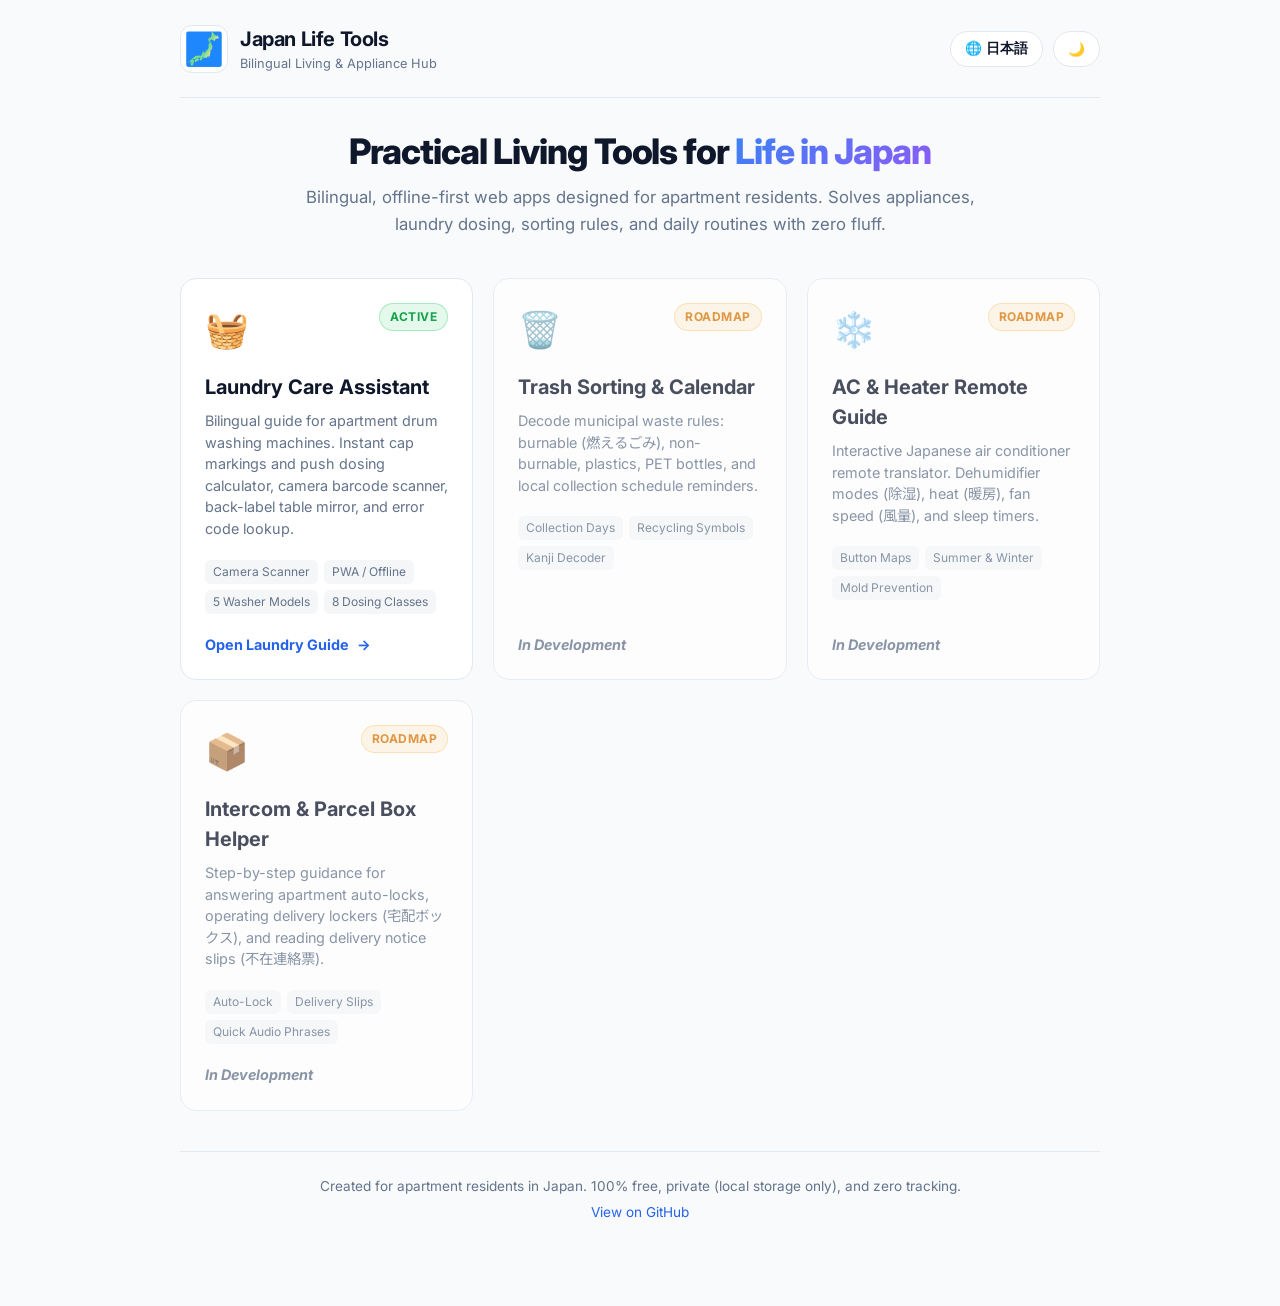
<file: index.html>
<!DOCTYPE html>
<html lang="en">
<head>
  <meta charset="UTF-8">
  <meta name="viewport" content="width=device-width, initial-scale=1.0, maximum-scale=1.0, user-scalable=no">
  <title>Japan Life Tools | 日本生活便利ツール</title>
  <meta name="description" content="A bilingual collection of practical, mobile-friendly web tools and decoders for daily apartment living, appliances, and routines in Japan.">
  <meta name="theme-color" content="#2563eb">
  <link rel="preconnect" href="https://fonts.googleapis.com">
  <link rel="preconnect" href="https://fonts.gstatic.com" crossorigin>
  <link href="https://fonts.googleapis.com/css2?family=Inter:wght@400;500;600;700&family=Noto+Sans+JP:wght@400;500;700&display=swap" rel="stylesheet">
  <style>
    :root {
      --bg: #0f172a;
      --card-bg: #1e293b;
      --card-border: #334155;
      --card-hover: #2d3f59;
      --text: #f8fafc;
      --text-muted: #94a3b8;
      --accent: #3b82f6;
      --accent-hover: #60a5fa;
      --badge-ready-bg: rgba(34, 197, 94, 0.15);
      --badge-ready-text: #4ade80;
      --badge-soon-bg: rgba(245, 158, 11, 0.15);
      --badge-soon-text: #fbbf24;
      --font-main: 'Inter', 'Noto Sans JP', -apple-system, BlinkMacSystemFont, sans-serif;
    }

    [data-theme="light"] {
      --bg: #f8fafc;
      --card-bg: #ffffff;
      --card-border: #e2e8f0;
      --card-hover: #f1f5f9;
      --text: #0f172a;
      --text-muted: #64748b;
      --accent: #2563eb;
      --accent-hover: #1d4ed8;
      --badge-ready-bg: rgba(34, 197, 94, 0.12);
      --badge-ready-text: #16a34a;
      --badge-soon-bg: rgba(245, 158, 11, 0.12);
      --badge-soon-text: #d97706;
    }

    * { box-sizing: border-box; margin: 0; padding: 0; }
    body {
      background-color: var(--bg);
      color: var(--text);
      font-family: var(--font-main);
      min-height: 100vh;
      display: flex;
      flex-direction: column;
      line-height: 1.5;
      transition: background-color 0.2s ease, color 0.2s ease;
    }

    .container {
      width: 100%;
      max-width: 960px;
      margin: 0 auto;
      padding: 24px 20px 60px;
      flex: 1;
    }

    header {
      display: flex;
      justify-content: space-between;
      align-items: center;
      padding-bottom: 24px;
      border-bottom: 1px solid var(--card-border);
      margin-bottom: 32px;
    }

    .brand {
      display: flex;
      align-items: center;
      gap: 12px;
    }

    .brand-icon {
      font-size: 2rem;
      background: var(--card-bg);
      border: 1px solid var(--card-border);
      width: 48px;
      height: 48px;
      display: flex;
      align-items: center;
      justify-content: center;
      border-radius: 12px;
    }

    .brand-title {
      font-size: 1.25rem;
      font-weight: 700;
      letter-spacing: -0.02em;
    }

    .brand-sub {
      font-size: 0.8rem;
      color: var(--text-muted);
    }

    .header-actions {
      display: flex;
      gap: 10px;
    }

    .btn-toggle {
      background: var(--card-bg);
      border: 1px solid var(--card-border);
      color: var(--text);
      padding: 8px 14px;
      border-radius: 9999px;
      font-size: 0.85rem;
      font-weight: 600;
      cursor: pointer;
      display: flex;
      align-items: center;
      gap: 6px;
      transition: all 0.15s ease;
    }
    .btn-toggle:hover {
      border-color: var(--accent);
    }

    .hero {
      text-align: center;
      max-width: 680px;
      margin: 0 auto 40px;
    }

    .hero-title {
      font-size: 2.2rem;
      font-weight: 800;
      letter-spacing: -0.03em;
      margin-bottom: 12px;
      line-height: 1.2;
    }

    .hero-highlight {
      background: linear-gradient(135deg, #3b82f6, #8b5cf6);
      -webkit-background-clip: text;
      -webkit-text-fill-color: transparent;
    }

    .hero-desc {
      font-size: 1.05rem;
      color: var(--text-muted);
      line-height: 1.6;
    }

    .tools-grid {
      display: grid;
      grid-template-columns: repeat(auto-fit, minmax(280px, 1fr));
      gap: 20px;
      margin-bottom: 40px;
    }

    .tool-card {
      background: var(--card-bg);
      border: 1px solid var(--card-border);
      border-radius: 16px;
      padding: 24px;
      display: flex;
      flex-direction: column;
      justify-content: space-between;
      text-decoration: none;
      color: inherit;
      transition: transform 0.18s ease, border-color 0.18s ease, box-shadow 0.18s ease;
      position: relative;
      overflow: hidden;
    }

    .tool-card.active-link:hover {
      transform: translateY(-3px);
      border-color: var(--accent);
      box-shadow: 0 12px 28px rgba(0, 0, 0, 0.15);
    }

    .tool-card.disabled {
      opacity: 0.75;
      cursor: not-allowed;
    }

    .card-header {
      display: flex;
      justify-content: space-between;
      align-items: flex-start;
      margin-bottom: 16px;
    }

    .tool-icon {
      font-size: 2.2rem;
    }

    .badge {
      font-size: 0.75rem;
      font-weight: 700;
      padding: 4px 10px;
      border-radius: 9999px;
      text-transform: uppercase;
      letter-spacing: 0.04em;
    }

    .badge-ready {
      background: var(--badge-ready-bg);
      color: var(--badge-ready-text);
      border: 1px solid rgba(34, 197, 94, 0.3);
    }

    .badge-soon {
      background: var(--badge-soon-bg);
      color: var(--badge-soon-text);
      border: 1px solid rgba(245, 158, 11, 0.3);
    }

    .card-title {
      font-size: 1.25rem;
      font-weight: 700;
      margin-bottom: 8px;
    }

    .card-desc {
      font-size: 0.9rem;
      color: var(--text-muted);
      line-height: 1.5;
      margin-bottom: 20px;
      flex: 1;
    }

    .card-tags {
      display: flex;
      flex-wrap: wrap;
      gap: 6px;
      margin-bottom: 20px;
    }

    .tag-pill {
      font-size: 0.75rem;
      padding: 3px 8px;
      border-radius: 6px;
      background: rgba(148, 163, 184, 0.1);
      color: var(--text-muted);
    }

    .card-action {
      display: flex;
      align-items: center;
      gap: 8px;
      font-size: 0.9rem;
      font-weight: 700;
      color: var(--accent);
      margin-top: auto;
    }

    .card-action-disabled {
      color: var(--text-muted);
      font-style: italic;
    }

    footer {
      text-align: center;
      padding: 24px 20px;
      border-top: 1px solid var(--card-border);
      color: var(--text-muted);
      font-size: 0.85rem;
    }

    footer a {
      color: var(--accent);
      text-decoration: none;
    }
    footer a:hover {
      text-decoration: underline;
    }

    @media (max-width: 600px) {
      .hero-title { font-size: 1.8rem; }
      .tools-grid { grid-template-columns: 1fr; }
    }
  </style>
</head>
<body>

  <div class="container">
    <header>
      <div class="brand">
        <span class="brand-icon">🗾</span>
        <div>
          <div class="brand-title" id="lbl-header-title">Japan Life Tools</div>
          <div class="brand-sub" id="lbl-header-sub">Bilingual Living & Appliance Hub</div>
        </div>
      </div>
      <div class="header-actions">
        <button class="btn-toggle" id="btn-lang" aria-label="Switch Language">
          <span id="lbl-lang-btn">🌐 日本語</span>
        </button>
        <button class="btn-toggle" id="btn-theme" aria-label="Toggle Theme">
          <span id="lbl-theme-icon">🌙</span>
        </button>
      </div>
    </header>

    <main>
      <section class="hero">
        <h1 class="hero-title" id="lbl-hero-title">
          Practical Living Tools for <span class="hero-highlight">Life in Japan</span>
        </h1>
        <p class="hero-desc" id="lbl-hero-desc">
          Bilingual, offline-first web apps designed for apartment residents. Solves appliances, laundry dosing, sorting rules, and daily routines with zero fluff.
        </p>
      </section>

      <section class="tools-grid">
        <!-- 1. Laundry Care Assistant (Active) -->
        <a href="./laundry/" class="tool-card active-link">
          <div>
            <div class="card-header">
              <span class="tool-icon">🧺</span>
              <span class="badge badge-ready" id="lbl-badge-ready">Active</span>
            </div>
            <h2 class="card-title" id="lbl-tool1-title">Laundry Care Assistant</h2>
            <p class="card-desc" id="lbl-tool1-desc">
              Bilingual guide for apartment drum washing machines. Instant cap markings and push dosing calculator, camera barcode scanner, back-label table mirror, and error code lookup.
            </p>
            <div class="card-tags">
              <span class="tag-pill">Camera Scanner</span>
              <span class="tag-pill">PWA / Offline</span>
              <span class="tag-pill">5 Washer Models</span>
              <span class="tag-pill">8 Dosing Classes</span>
            </div>
          </div>
          <div class="card-action">
            <span id="lbl-tool1-action">Open Laundry Guide</span>
            <span>&rarr;</span>
          </div>
        </a>

        <!-- 2. Trash Sorting Guide (Coming Soon) -->
        <div class="tool-card disabled">
          <div>
            <div class="card-header">
              <span class="tool-icon">🗑️</span>
              <span class="badge badge-soon" id="lbl-badge-soon1">Roadmap</span>
            </div>
            <h2 class="card-title" id="lbl-tool2-title">Trash Sorting & Calendar</h2>
            <p class="card-desc" id="lbl-tool2-desc">
              Decode municipal waste rules: burnable (燃えるごみ), non-burnable, plastics, PET bottles, and local collection schedule reminders.
            </p>
            <div class="card-tags">
              <span class="tag-pill">Collection Days</span>
              <span class="tag-pill">Recycling Symbols</span>
              <span class="tag-pill">Kanji Decoder</span>
            </div>
          </div>
          <div class="card-action card-action-disabled">
            <span id="lbl-tool2-action">In Development</span>
          </div>
        </div>

        <!-- 3. Air Conditioner Remote Decoder (Coming Soon) -->
        <div class="tool-card disabled">
          <div>
            <div class="card-header">
              <span class="tool-icon">❄️</span>
              <span class="badge badge-soon" id="lbl-badge-soon2">Roadmap</span>
            </div>
            <h2 class="card-title" id="lbl-tool3-title">AC & Heater Remote Guide</h2>
            <p class="card-desc" id="lbl-tool3-desc">
              Interactive Japanese air conditioner remote translator. Dehumidifier modes (除湿), heat (暖房), fan speed (風量), and sleep timers.
            </p>
            <div class="card-tags">
              <span class="tag-pill">Button Maps</span>
              <span class="tag-pill">Summer & Winter</span>
              <span class="tag-pill">Mold Prevention</span>
            </div>
          </div>
          <div class="card-action card-action-disabled">
            <span id="lbl-tool3-action">In Development</span>
          </div>
        </div>

        <!-- 4. Intercom & Parcel Box Helper (Coming Soon) -->
        <div class="tool-card disabled">
          <div>
            <div class="card-header">
              <span class="tool-icon">📦</span>
              <span class="badge badge-soon" id="lbl-badge-soon3">Roadmap</span>
            </div>
            <h2 class="card-title" id="lbl-tool4-title">Intercom & Parcel Box Helper</h2>
            <p class="card-desc" id="lbl-tool4-desc">
              Step-by-step guidance for answering apartment auto-locks, operating delivery lockers (宅配ボックス), and reading delivery notice slips (不在連絡票).
            </p>
            <div class="card-tags">
              <span class="tag-pill">Auto-Lock</span>
              <span class="tag-pill">Delivery Slips</span>
              <span class="tag-pill">Quick Audio Phrases</span>
            </div>
          </div>
          <div class="card-action card-action-disabled">
            <span id="lbl-tool4-action">In Development</span>
          </div>
        </div>
      </section>
    </main>

    <footer>
      <p id="lbl-footer-text">
        Created for apartment residents in Japan. 100% free, private (local storage only), and zero tracking.
      </p>
      <p style="margin-top: 6px;">
        <a href="https://github.com/FlamanLevi/japan-life-tools" target="_blank" rel="noopener noreferrer">View on GitHub</a>
      </p>
    </footer>
  </div>

  <script>
    let currentLang = 'en';
    let currentTheme = window.matchMedia && window.matchMedia('(prefers-color-scheme: light)').matches ? 'light' : 'dark';

    const langData = {
      en: {
        headerTitle: "Japan Life Tools",
        headerSub: "Bilingual Living & Appliance Hub",
        heroTitle: "Practical Living Tools for <span class='hero-highlight'>Life in Japan</span>",
        heroDesc: "Bilingual, offline-first web apps designed for apartment residents. Solves appliances, laundry dosing, sorting rules, and daily routines with zero fluff.",
        badgeReady: "Active",
        badgeSoon: "Roadmap",
        tool1Title: "Laundry Care Assistant",
        tool1Desc: "Bilingual guide for apartment drum washing machines. Instant cap markings and push dosing calculator, camera barcode scanner, back-label table mirror, and error code lookup.",
        tool1Action: "Open Laundry Guide",
        tool2Title: "Trash Sorting & Calendar",
        tool2Desc: "Decode municipal waste rules: burnable (燃えるごみ), non-burnable, plastics, PET bottles, and local collection schedule reminders.",
        tool2Action: "In Development",
        tool3Title: "AC & Heater Remote Guide",
        tool3Desc: "Interactive Japanese air conditioner remote translator. Dehumidifier modes (除湿), heat (暖房), fan speed (風量), and sleep timers.",
        tool3Action: "In Development",
        tool4Title: "Intercom & Parcel Box Helper",
        tool4Desc: "Step-by-step guidance for answering apartment auto-locks, operating delivery lockers (宅配ボックス), and reading delivery notice slips (不在連絡票).",
        tool4Action: "In Development",
        footerText: "Created for apartment residents in Japan. 100% free, private (local storage only), and zero tracking.",
        langBtn: "🌐 日本語"
      },
      ja: {
        headerTitle: "日本生活便利ツール",
        headerSub: "暮らしと家電のバイリンガルガイド",
        heroTitle: "日本での暮らしをスマートにする <span class='hero-highlight'>生活便利ツール</span>",
        heroDesc: "日本の集合住宅・アパートで暮らす方のためのバイリンガルWebアプリ集。家電の操作、洗剤の計量、ゴミ分別などを分かりやすくサポートします。",
        badgeReady: "公開中",
        badgeSoon: "準備中",
        tool1Title: "洗濯ガイド 日本 (ドラム式)",
        tool1Desc: "アパートのドラム式洗濯機対応。洗濯機表示に合わせたキャップ計量・プッシュ数自動計算、カメラバーコード読取、ボトル裏面表再現、エラーコード検索。",
        tool1Action: "洗濯ガイドを開く",
        tool2Title: "ゴミ分別＆収集カレンダー",
        tool2Desc: "燃えるごみ、燃えないごみ、プラスチック、ペットボトルなどの分別ルールと収集スケジュールを分かりやすく案内。",
        tool2Action: "準備中",
        tool3Title: "エアコン・暖房リモコン解説",
        tool3Desc: "日本語のエアコンリモコン操作ガイド。除湿・冷房・暖房の切り替え、風量設定、内部クリーン、タイマー設定を分かりやすく翻訳。",
        tool3Action: "準備中",
        tool4Title: "インターホン＆宅配ボックス解説",
        tool4Desc: "オートロックの解錠操作、宅配ボックスの暗証番号・カード受取手順、不在連絡票の見方や再配達依頼のポイント。",
        tool4Action: "準備中",
        footerText: "日本のアパート・マンション住民のために開発。完全無料・ローカル保存でプライバシー安心・追跡なし。",
        langBtn: "🌐 English"
      }
    };

    function applyLanguage() {
      const d = langData[currentLang];
      document.getElementById("lbl-header-title").textContent = d.headerTitle;
      document.getElementById("lbl-header-sub").textContent = d.headerSub;
      document.getElementById("lbl-hero-title").innerHTML = d.heroTitle;
      document.getElementById("lbl-hero-desc").textContent = d.heroDesc;
      document.getElementById("lbl-badge-ready").textContent = d.badgeReady;
      document.querySelectorAll("[id^='lbl-badge-soon']").forEach(el => el.textContent = d.badgeSoon);
      document.getElementById("lbl-tool1-title").textContent = d.tool1Title;
      document.getElementById("lbl-tool1-desc").textContent = d.tool1Desc;
      document.getElementById("lbl-tool1-action").textContent = d.tool1Action;
      document.getElementById("lbl-tool2-title").textContent = d.tool2Title;
      document.getElementById("lbl-tool2-desc").textContent = d.tool2Desc;
      document.getElementById("lbl-tool2-action").textContent = d.tool2Action;
      document.getElementById("lbl-tool3-title").textContent = d.tool3Title;
      document.getElementById("lbl-tool3-desc").textContent = d.tool3Desc;
      document.getElementById("lbl-tool3-action").textContent = d.tool3Action;
      document.getElementById("lbl-tool4-title").textContent = d.tool4Title;
      document.getElementById("lbl-tool4-desc").textContent = d.tool4Desc;
      document.getElementById("lbl-tool4-action").textContent = d.tool4Action;
      document.getElementById("lbl-footer-text").textContent = d.footerText;
      document.getElementById("lbl-lang-btn").textContent = d.langBtn;
      document.documentElement.lang = currentLang;
    }

    function applyTheme() {
      document.documentElement.setAttribute('data-theme', currentTheme);
      document.getElementById('lbl-theme-icon').textContent = currentTheme === 'dark' ? '☀️' : '🌙';
    }

    document.getElementById('btn-lang').addEventListener('click', () => {
      currentLang = currentLang === 'en' ? 'ja' : 'en';
      applyLanguage();
    });

    document.getElementById('btn-theme').addEventListener('click', () => {
      currentTheme = currentTheme === 'dark' ? 'light' : 'dark';
      applyTheme();
    });

    applyTheme();
    applyLanguage();
  </script>
</body>
</html>
</file>
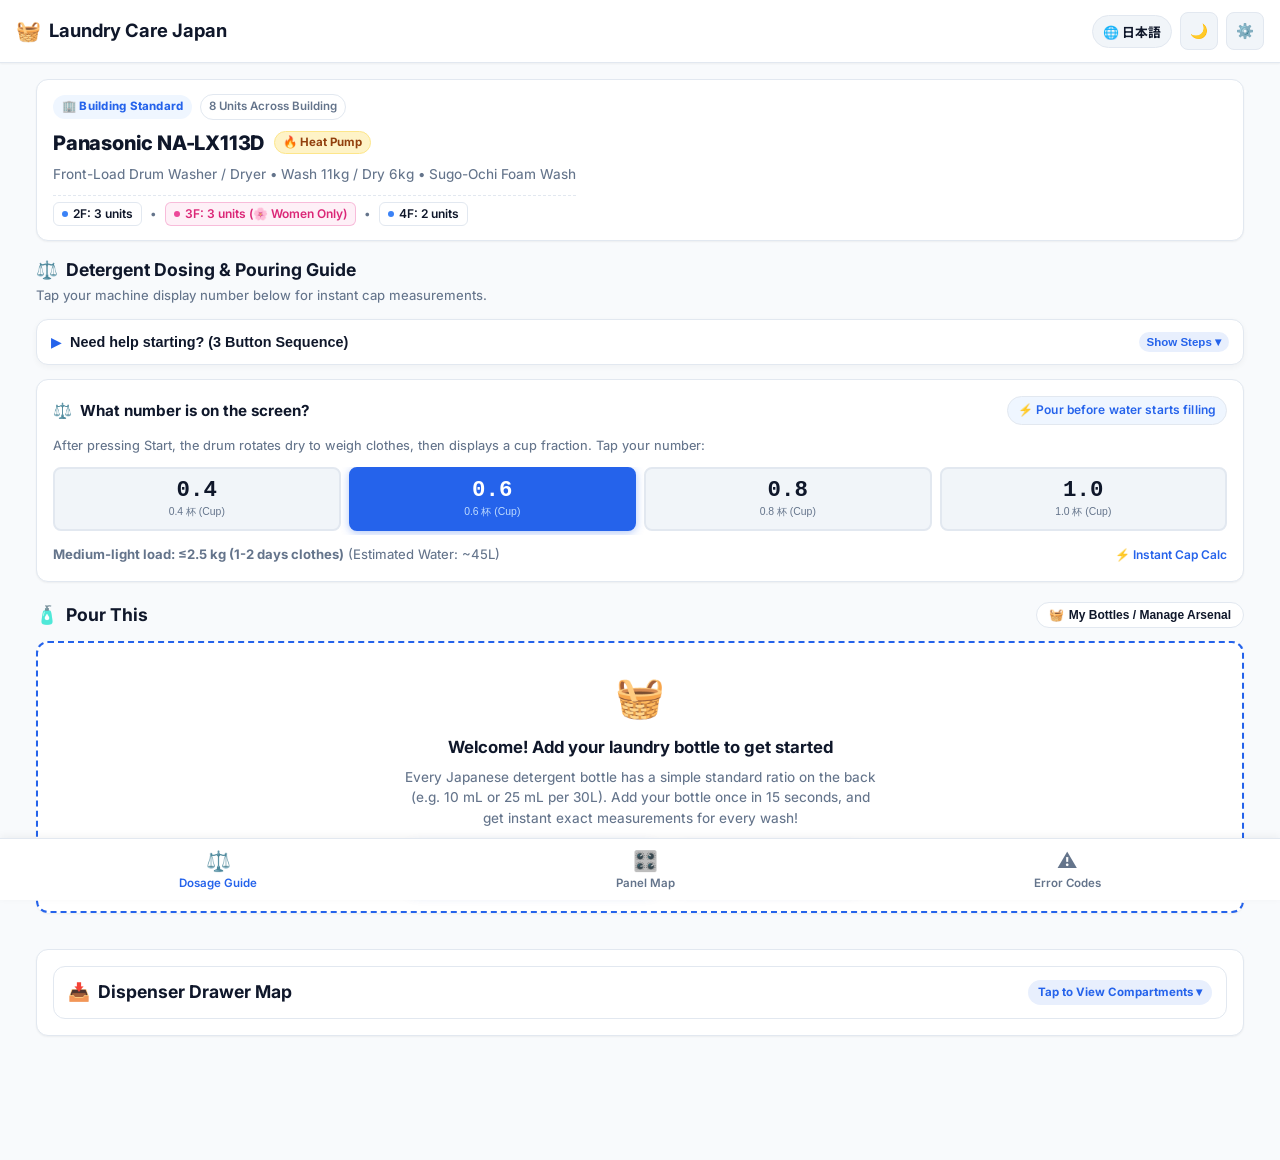
<file: laundry/index.html>
<!DOCTYPE html>
<html lang="en">
<head>
  <meta charset="UTF-8">
  <meta name="viewport" content="width=device-width, initial-scale=1.0, maximum-scale=1.0, user-scalable=no">
  <title>Japan Laundry Care Assistant</title>
  <meta name="description" content="Bilingual English/Japanese interactive laundry guide, dosage calculator, and error code lookup for apartment drum washing machines.">
  <meta name="theme-color" content="#2563eb">
  <meta name="apple-mobile-web-app-capable" content="yes">
  <meta name="apple-mobile-web-app-status-bar-style" content="default">
  <link rel="manifest" href="manifest.json">
  <link rel="preconnect" href="https://fonts.googleapis.com">
  <link rel="preconnect" href="https://fonts.gstatic.com" crossorigin>
  <link href="https://fonts.googleapis.com/css2?family=Inter:wght@400;500;600;700&family=Noto+Sans+JP:wght@400;500;700&display=swap" rel="stylesheet">
  <link rel="stylesheet" href="styles.css">
</head>
<body>

  <!-- Sticky Header -->
  <header class="app-header">
    <div class="header-top">
      <div class="brand-title">
        <span class="badge-flag">🧺</span>
        <span id="header-app-title">Laundry Care Japan</span>
      </div>
      <div class="header-actions">
        <button class="btn-pill-toggle" id="btn-toggle-lang" aria-label="Toggle Language" title="Switch Language (日本語 / English)">
          <span id="lang-toggle-text">🌐 日本語</span>
        </button>
        <button class="btn-icon" id="btn-toggle-theme" aria-label="Toggle Dark Mode" title="Toggle Dark/Light Mode">
          <span id="theme-toggle-icon">🌙</span>
        </button>
        <button class="btn-icon" id="btn-open-settings" aria-label="Settings & Products" title="Products & Settings">
          ⚙️
        </button>
      </div>
    </div>
  </header>

  <!-- Machine Selector Ribbon (2-Step Progressive: Floor ➔ Model) -->
  <section class="machine-selector-bar hidden" style="display: none;">
    <div class="selector-label">
      <span id="lbl-select-floor">1. Select Floor</span>
      <span class="selector-sub" id="lbl-select-machine">2. Select Washer</span>
    </div>
    <div class="floor-selector-row" id="floor-selector-row">
      <!-- 3 Floor buttons: 2F, 3F (Women Only), 4F -->
    </div>
    <div class="machine-model-grid" id="machine-pill-list">
      <!-- Models available on the active floor -->
    </div>
  </section>

  <!-- Main Container -->
  <main class="app-content">

    <!-- Active Machine Banner -->
    <div class="machine-banner">
      <div class="machine-banner-info" id="machine-banner-info">
        <!-- Generated dynamically -->
      </div>
    </div>

    <!-- ================= TAB 1: DOSAGE GUIDE (DEFAULT & CONSOLIDATED) ================= -->
    <section id="tab-view-dosage">
      <div class="section-header">
        <div class="section-title">
          <span>⚖️</span>
          <span id="tab-dosage-title">Detergent Dosing & Pouring Guide</span>
        </div>
        <div class="section-desc" id="tab-dosage-desc">Tap your machine display number below for instant cap measurements.</div>
      </div>

      <!-- Collapsible How-To-Start Helper (Progressive Disclosure) -->
      <div class="start-helper-card" id="start-helper-card">
        <button type="button" class="btn-toggle-start-helper" id="btn-toggle-start-helper" aria-expanded="false">
          <span class="start-helper-icon" id="start-helper-icon">▶</span>
          <span class="start-helper-title" id="lbl-start-helper-title">Need help starting? (3 Button Sequence)</span>
          <span class="start-helper-badge" id="lbl-start-helper-badge">Show Steps ▾</span>
        </button>
        <div class="start-helper-drawer hidden" id="start-helper-drawer">
          <!-- Quick Goals Selector Chips -->
          <div class="drawer-sub-section">
            <div class="drawer-sub-title" id="goals-title">What are you washing?</div>
            <div class="goals-grid" id="goals-grid">
              <!-- Populated dynamically: Normal, Towels, Delicates, Blanket, Quick, Tub Clean -->
            </div>
          </div>

          <!-- Step 1: Pre-Drum Reminder (Pods & Beads) -->
          <div class="pre-drum-quick-tip hidden" id="pre-drum-box">
            <span class="tip-icon">💎</span>
            <div class="tip-body">
              <span id="pre-drum-text">Toss beads/pods directly into empty drum bottom before loading clothes!</span>
              <div id="pre-drum-estimate" class="tip-estimate"></div>
            </div>
          </div>

          <!-- Step 2: Physical Panel Buttons to Press -->
          <div class="drawer-sub-section" id="steps-box">
            <div class="drawer-sub-title" id="steps-box-title">Press these buttons in order:</div>
            <div class="step-items-list" id="step-items-list">
              <!-- Populated dynamically -->
            </div>
          </div>
        </div>
      </div>

      <!-- 1. The Hero: What number is on the screen? -->
      <div class="load-weigh-card" id="dosage-box">
        <div class="load-weigh-header">
          <div class="load-weigh-title">
            <span>⚖️</span>
            <span id="weighing-box-title">What number is on the screen?</span>
          </div>
          <div class="pour-tip-chip" id="pour-tip-chip">
            <span id="pour-tip-text">⚡ Pour before water starts</span>
          </div>
        </div>
        <div class="load-weigh-desc" id="weighing-box-desc">
          After pressing Start, the drum rotates dry to weigh clothes, then displays a cup fraction. Tap your number:
        </div>
        <div class="load-buttons-row" id="load-buttons-row">
          <!-- Populated dynamically -->
        </div>
        <div class="load-summary-row">
          <span class="load-summary-info"><strong>Medium load: ~0.5 to 2.5 kg</strong> (Estimated Water: ~25L)</span>
          <span class="instant-cap-label" id="instant-cap-label">⚡ Instant Cap Calc</span>
        </div>
      </div>

      <!-- 2. Instant Pouring Recipe Cards -->
      <div class="dosage-results-header">
        <div class="section-title">
          <span>🧴</span>
          <span id="dosage-results-title">Pour This</span>
        </div>
        <button type="button" class="btn-routine-pill" id="btn-open-basket-modal">
          🧺 <span id="lbl-btn-open-basket">My Bottles / Manage Arsenal</span>
        </button>
      </div>

      <!-- Zero-state card shown when user has no detergent configured -->
      <div class="zero-state-arsenal hidden" id="zero-state-arsenal">
        <div class="zero-state-icon">🧺</div>
        <div class="zero-state-title" id="lbl-zero-title">Welcome! Add your laundry bottle to get started</div>
        <div class="zero-state-desc" id="lbl-zero-desc">
          Every Japanese detergent bottle has a simple standard ratio on the back (e.g. 10 mL or 25 mL per 30L). Add your bottle once in 15 seconds, and get instant exact measurements for every wash!
        </div>
        <div class="zero-actions-row">
          <button type="button" class="btn-zero-scan" id="btn-zero-scan-bottle">
            <span class="btn-scan-icon">📸</span>
            <span id="lbl-zero-scan-btn">Scan Barcode / Label</span>
          </button>
          <button type="button" class="btn-zero-add" id="btn-zero-add-bottle">
            <span class="btn-plus">＋</span>
            <span id="lbl-zero-btn">Manual Entry (15s)</span>
          </button>
        </div>
      </div>

      <div class="product-cards-list" id="product-cards-list">
        <!-- Populated dynamically -->
      </div>

      <!-- 3. Dispenser Drawer Map (Collapsible on Demand) -->
      <div class="drawer-visual-section" id="drawer-box">
        <div class="drawer-toggle-header" id="btn-toggle-drawer">
          <div class="section-title">
            <span>📥</span>
            <span id="drawer-box-title">Dispenser Drawer Map</span>
          </div>
          <span class="drawer-toggle-pill" id="lbl-toggle-drawer">Tap to View Compartments ▾</span>
        </div>
        <div class="drawer-collapsible-body hidden" id="drawer-collapsible-body">
          <div class="drawer-svg-container" id="drawer-svg-container">
            <!-- Generated SVG dynamically -->
          </div>
          <div class="drawer-legend">
            <div class="legend-item"><span class="legend-dot" style="background:#3b82f6;"></span> <span id="leg-detergent">Liquid Detergent</span></div>
            <div class="legend-item"><span class="legend-dot" style="background:#ec4899;"></span> <span id="leg-softener">Softener / Citric Acid</span></div>
            <div class="legend-item"><span class="legend-dot" style="background:#10b981;"></span> <span id="leg-bleach">Liquid Bleach</span></div>
            <div class="legend-item"><span class="legend-dot" style="background:#f59e0b;"></span> <span id="leg-powder">Powder Detergent</span></div>
          </div>
        </div>
      </div>
    </section>

    <!-- ================= TAB 2: INTERACTIVE CONTROL PANEL & DICTIONARY ================= -->
    <section id="tab-view-panel" class="hidden">
      <div class="section-header">
        <div class="section-title">
          <span>🎛️</span>
          <span id="tab-panel-title">Interactive Control Panel Map</span>
        </div>
        <div class="section-desc" id="tab-panel-desc">Tap any button or indicator on the virtual panel below to inspect its Japanese meaning and function.</div>
      </div>

      <!-- Active Machine Banner for Panel View -->
      <div class="panel-machine-banner" id="panel-machine-banner">
        <div class="panel-machine-info">
          <span class="panel-machine-title" id="panel-machine-name">Panasonic NA-LX113BL</span>
          <span class="tag-badge" id="panel-floor-badge">2F</span>
        </div>
        <div class="panel-tip-pill" id="panel-touch-hint">👉 Tap buttons below to inspect</div>
      </div>

      <!-- Smart-Fit Portrait Console (Ergonomic Appliance Layout) -->
      <div class="panel-mode-view" id="view-container-smart">
        <div class="smart-console-chassis" id="smart-panel-chassis">
          <!-- Dynamically populated per machine in ergonomic appliance layout -->
        </div>
      </div>

      <!-- Interactive Button Inspector Card -->
      <div class="panel-inspector-card" id="panel-inspector-card">
        <!-- Dynamically populated when user taps any button -->
      </div>

      <!-- General Japanese Laundry Glossary Section -->
      <div class="panel-dict-section" id="tab-panel-dict">
        <div class="section-header">
          <div class="section-title">
            <span>📖</span>
            <span id="tab-dict-subheading">General Laundry Room Vocabulary</span>
          </div>
          <div class="section-desc" id="tab-dict-desc">Quick reference glossary for Japanese terms across laundry machines.</div>
        </div>
        <div class="dict-search-wrapper">
          <span class="dict-search-icon">🔍</span>
          <input type="text" class="dict-search-input" id="dict-search-input" placeholder="Search Japanese word or English meaning (e.g. 洗い, rinse, spin)...">
        </div>
        <div class="dictionary-grid" id="dictionary-grid">
          <!-- Populated dynamically -->
        </div>
      </div>
    </section>

    <!-- ================= TAB 3: ERROR CODES & PROBLEM SOLVER ================= -->
    <section id="tab-view-errors" class="hidden">
      <div class="section-header">
        <div class="section-title">
          <span>⚠️</span>
          <span id="tab-errors-title">Error Code & Problem Solver</span>
        </div>
        <div class="section-desc" id="tab-errors-desc">Type the error code on the screen (e.g. U11, C04, E01) or a symptom (drain, water, door):</div>
      </div>

      <!-- Error Search Input -->
      <div class="error-search-box">
        <div class="search-input-wrapper">
          <span class="search-icon">🔍</span>
          <input type="text" class="search-input" id="error-search-input" placeholder="Search error code or symptom (e.g. U11, C02, drain, door)...">
        </div>
      </div>

      <!-- Error Codes List -->
      <div class="error-cards-list" id="error-cards-list">
        <!-- Populated dynamically -->
      </div>
    </section>

  </main>

  <!-- ================= BOTTLE ROUTINE & SELECTION MODAL ================= -->
  <div class="modal-overlay hidden" id="modal-basket-setup">
    <div class="modal-sheet">
      <div class="modal-header">
        <div class="modal-title-group">
          <span class="modal-title-icon">🧺</span>
          <div>
            <div class="modal-title" id="basket-card-title">My Laundry Arsenal</div>
            <div class="modal-sub" id="basket-card-sub">Check the bottles you brought for today's wash:</div>
          </div>
        </div>
        <button class="btn-close" id="btn-close-basket-modal" aria-label="Close">&times;</button>
      </div>

      <div class="arsenal-modal-body">
        <div class="arsenal-top-actions">
          <button type="button" class="btn-arsenal-add-new" id="btn-open-calibrator" title="Add another laundry bottle">
            <span class="btn-plus-icon">＋</span>
            <span id="lbl-btn-calibrate">Add New Bottle (15s)</span>
          </button>
        </div>

        <div class="user-arsenal-list" id="user-arsenal-list">
          <!-- Dynamically populated from user's custom bottles -->
        </div>
      </div>

      <div class="modal-footer">
        <button type="button" class="btn-modal-primary" id="btn-save-basket-modal">✓ Done & Save</button>
      </div>
    </div>
  </div>


  <!-- ================= 15-SECOND IN-SITU BOTTLE CALIBRATOR MODAL ================= -->
  <!-- ================= 15-SECOND BOTTLE ADDITION / EDIT MODAL ================= -->
  <div class="modal-overlay hidden" id="modal-custom-bottle">
    <div class="modal-sheet modal-sheet-wide">
      <div class="modal-header">
        <div class="modal-title-group">
          <span class="modal-title-icon">⚡</span>
          <div>
            <div class="modal-title" id="modal-custom-title">15-Second Bottle Setup</div>
            <div class="modal-sub" id="modal-custom-sub">Add any bottle or box using the numbers on the back</div>
          </div>
        </div>
        <button class="btn-close" id="btn-close-custom-modal" aria-label="Close">&times;</button>
      </div>

      <div class="custom-bottle-body">
        <input type="hidden" id="custom-edit-bottle-id" value="">

        <!-- Scanner Fast-Track Banner -->
        <div class="scanner-fast-track-card" id="scanner-fast-track-card">
          <div class="scanner-fast-track-left">
            <span class="scanner-fast-track-icon">📸</span>
            <div class="scanner-fast-track-text">
              <strong id="lbl-fast-track-title">Instant Setup with Camera</strong>
              <span id="lbl-fast-track-sub">Scan your bottle's barcode or label table</span>
            </div>
          </div>
          <div class="fast-track-actions">
            <button type="button" class="btn-fast-track-scan" id="btn-open-scanner-modal" title="Scan Barcode">
              <span class="btn-scan-icon">🏷️</span>
              <span id="lbl-btn-open-scanner">Barcode</span>
            </button>
            <button type="button" class="btn-fast-track-scan btn-fast-track-ocr" id="btn-open-scanner-ocr" title="Scan Dosing Table">
              <span class="btn-scan-icon">📸</span>
              <span id="lbl-btn-open-ocr">Dosing Table</span>
            </button>
          </div>
        </div>

        <!-- Detected Bottle Banner (shown when auto-filled) -->
        <div class="scanner-detected-pill hidden" id="scanner-detected-pill">
          <span class="detected-pill-icon">✨</span>
          <span id="lbl-detected-pill-text">Auto-detected from Barcode</span>
          <button type="button" class="btn-clear-detected" id="btn-clear-detected" aria-label="Dismiss">&times;</button>
        </div>

        <!-- Visual Label Hint Card -->
        <div class="bottle-label-guide-card">
          <div class="guide-card-icon">🔍</div>
          <div class="guide-card-text">
            <div class="guide-title" id="guide-card-title">Where to look on the packaging:</div>
            <div class="guide-highlight" id="guide-card-highlight">
              Find <strong>「水30Lに対して ○○ mL」</strong> or <strong>「水30Lに対して ○○ g」</strong>
            </div>
            <div class="guide-sub" id="guide-card-sub">
              Enter the exact amount from your bottle or box below:
            </div>
          </div>
        </div>

        <!-- Step 1: Physical Form Selector (Symmetrical 2x2 Grid) -->
        <div class="form-group" id="form-step-physical">
          <label class="form-label" id="lbl-custom-form">1. Physical Form (What's in your hand?)</label>
          <div class="form-grid-2x2" role="radiogroup">
            <label class="form-card-label">
              <input type="radio" name="bottle-form" id="form-radio-liquid" value="liquid" checked class="hidden-radio">
              <div class="form-card selected" id="card-form-liquid">
                <span class="form-card-icon">💧</span>
                <span class="form-card-title" id="lbl-form-liquid">Liquid</span>
                <span class="form-card-sub">液体ボトル</span>
              </div>
            </label>
            <label class="form-card-label">
              <input type="radio" name="bottle-form" id="form-radio-powder" value="powder" class="hidden-radio">
              <div class="form-card" id="card-form-powder">
                <span class="form-card-icon">📦</span>
                <span class="form-card-title" id="lbl-form-powder">Powder</span>
                <span class="form-card-sub">粉末・箱</span>
              </div>
            </label>
            <label class="form-card-label">
              <input type="radio" name="bottle-form" id="form-radio-pods" value="pods" class="hidden-radio">
              <div class="form-card" id="card-form-pods">
                <span class="form-card-icon">🍬</span>
                <span class="form-card-title" id="lbl-form-pods">Pod / Stick</span>
                <span class="form-card-sub">ジェルボール・スティック</span>
              </div>
            </label>
            <label class="form-card-label">
              <input type="radio" name="bottle-form" id="form-radio-beads" value="beads" class="hidden-radio">
              <div class="form-card" id="card-form-beads">
                <span class="form-card-icon">💎</span>
                <span class="form-card-title" id="lbl-form-beads">Scent Beads</span>
                <span class="form-card-sub">香り付けビーズ</span>
              </div>
            </label>
          </div>
        </div>

        <!-- Step 2: Sub-Category Selector (Dynamic Drill-Down based on Step 1) -->
        <div class="form-group" id="form-step-category">
          <label class="form-label" id="lbl-custom-category">2. Product Type (Match the Japanese bottle)</label>
          <div class="category-grid-dynamic" id="category-chips-container" role="radiogroup">
            <!-- Dynamically rendered per physical form -->
          </div>
        </div>

        <!-- 3. Bottle Nickname -->
        <div class="form-group">
          <div class="name-label-row">
            <label for="custom-prod-name" class="form-label" id="lbl-custom-name">3. Product Name / Nickname</label>
            <span class="optional-name-badge" id="lbl-name-optional">Optional — auto-fills if empty</span>
          </div>
          <input type="text" id="custom-prod-name" class="form-input" placeholder="e.g. My Everyday Detergent, Blue Bottle, Lavender Softener">
        </div>

        <!-- 4. Cap Calibration & Baseline Input & 1-Tap Quick Pills -->
        <div class="form-group" id="custom-baseline-group">
          <!-- Kanji Hunter Back-Label Guide -->
          <div class="kanji-hunter-box" id="kanji-hunter-guide">
            <div class="kanji-hunter-header">
              <span class="kanji-hunter-icon">🔍</span>
              <span class="kanji-hunter-title" id="lbl-kanji-hunter-title">Back-Label Kanji to Look For:</span>
            </div>
            <div class="kanji-target-badge" id="lbl-kanji-target-badge">水30Lに対する使用量</div>
            <div class="kanji-hunter-tip" id="lbl-kanji-hunter-tip">Scan the back label for "水30Lに対する使用量" or the dosing table.</div>
          </div>

          <!-- Cap Marking Style Selector -->
          <div class="cap-style-selector-group" id="custom-cap-style-group">
            <div class="cap-style-label-row">
              <span class="subrow-label" id="lbl-cap-style-title">Cap Physical Marking Style:</span>
            </div>
            <div class="cap-style-pills-row" id="custom-cap-style-pills">
              <button type="button" class="btn-cap-style-pill active" data-style="decimal">🥛 0.4–1.0 杯</button>
              <button type="button" class="btn-cap-style-pill" data-style="steps">🌸 目盛り1/2/3</button>
              <button type="button" class="btn-cap-style-pill" data-style="lines">📏 下線/上線</button>
              <button type="button" class="btn-cap-style-pill" data-style="scoop">🥄 スプーン</button>
            </div>
          </div>

          <div class="baseline-header-row">
            <label for="custom-prod-ml" class="form-label" id="lbl-custom-baseline">
              4. Cap Calibration & Baseline: <strong>水30Lに対する使用量</strong>
            </label>
            <span class="baseline-quick-hint" id="lbl-quick-pills-hint">1-Tap Quick Fill:</span>
          </div>

          <!-- 1-Tap Quick Preset Pills Container -->
          <div class="baseline-quick-pills-row" id="baseline-quick-pills">
            <!-- Dynamically populated per category -->
          </div>

          <div class="baseline-input-row">
            <input type="number" id="custom-prod-ml" class="form-input baseline-number-input" value="10" min="1" max="150" step="0.5">
            <span class="baseline-unit-label" id="lbl-custom-unit">mL per 30L Water (水30Lに対して)</span>
            <button type="button" class="btn-builder-scan-ocr" id="btn-builder-scan-label" title="Scan back label table with camera">
              <span>📸</span>
              <span id="lbl-builder-scan-label">Auto-Read Table</span>
            </button>
          </div>
          <div class="baseline-guide-tip" id="lbl-custom-guide-tip">
            💡 Look for "水30Lに対して..." on back label. Ultra-concentrates are 10mL; standard liquids are 20-25mL.
          </div>

          <!-- Physical Cap Calibration Live Preview -->
          <div class="cap-lines-preview-card" id="custom-cap-preview">
            <div class="cap-preview-header">
              <span class="cap-preview-icon" id="lbl-cap-preview-icon">🥛</span>
              <span class="cap-preview-title" id="lbl-cap-preview-title">Physical Cap Calibration:</span>
            </div>
            <div class="cap-lines-chips-row" id="custom-cap-lines-chips"></div>
          </div>

          <!-- 1:1 Virtual Japanese Back-Label Dosing Table Mirror -->
          <div class="label-matrix-card" id="custom-label-matrix-card">
            <div class="matrix-card-header">
              <div class="matrix-card-title-group">
                <span class="matrix-card-icon">📋</span>
                <span class="matrix-card-title" id="lbl-matrix-title">1:1 Back-Label Table Mirror (使用量の目安)</span>
              </div>
              <button type="button" class="btn-matrix-tune-toggle" id="btn-toggle-matrix-tune">
                <span id="lbl-matrix-tune-toggle">Adjust Table ▾</span>
              </button>
            </div>
            
            <div class="label-matrix-table-wrap">
              <table class="label-matrix-table" id="label-matrix-table">
                <thead>
                  <tr>
                    <th id="th-matrix-load">ドラム式 (Drum)</th>
                    <th id="th-matrix-water">水量 (Water)</th>
                    <th id="th-matrix-cap">キャップ目安 (Cap)</th>
                    <th id="th-matrix-amount">実量 (Dose)</th>
                  </tr>
                </thead>
                <tbody id="label-matrix-tbody">
                  <!-- Dynamically generated 4 rows -->
                </tbody>
              </table>
            </div>

            <!-- Collapsible Fine-Tune Inputs -->
            <div class="matrix-tune-body hidden" id="matrix-tune-body">
              <div class="matrix-tune-hint" id="lbl-matrix-tune-hint">
                💡 Tweak individual load rows if your bottle's printed table differs from standard ratios.
              </div>
              <div class="matrix-tune-inputs-grid" id="matrix-tune-inputs-grid">
                <!-- Dynamically generated editable fields for each load level -->
              </div>
              <button type="button" class="btn-reset-matrix" id="btn-reset-matrix">↺ Reset to Standard</button>
            </div>
          </div>

          <!-- Dispenser Siphon Safety Alert -->
          <div class="dispenser-safety-alert hidden" id="dispenser-safety-alert">
            <span class="safety-alert-icon">⚠️</span>
            <div class="safety-alert-text" id="lbl-dispenser-safety-text">
              Warning: Doses exceeding 45 mL in the fabric softener tray will siphon prematurely before the rinse cycle!
            </div>
          </div>
        </div>

        <!-- 5. Dispenser Mechanism (Push Bottle / Pump - Liquids only) -->
        <div class="form-group dispenser-type-group" id="custom-push-container">
          <label class="checkbox-toggle-label">
            <input type="checkbox" id="custom-is-push" class="toggle-checkbox">
            <div>
              <div class="toggle-title" id="lbl-custom-push-title">5. Push Bottle / Pump Dispenser (ワンハンドプッシュ)</div>
              <div class="toggle-desc" id="lbl-custom-push-desc">Calculates exact push count instead of cap marks</div>
            </div>
          </label>
          <div class="push-amount-subrow hidden" id="custom-push-subrow">
            <div class="push-presets-row" id="push-quick-pills">
              <button type="button" class="btn-preset-pill" data-push="5">5g (High Output / 大吐出)</button>
              <button type="button" class="btn-preset-pill" data-push="3">3g (Standard / 標準)</button>
            </div>
            <div class="push-input-group">
              <label for="custom-push-g" class="subrow-label" id="lbl-custom-push-g">Grams per single push (1プッシュの量):</label>
              <input type="number" id="custom-push-g" class="form-input push-number-input" value="5" min="1" max="20" step="0.5">
              <span class="push-unit-label">g / 回</span>
            </div>
          </div>
        </div>

        <!-- Target Compartment Preview Box -->
        <div class="custom-slot-preview-card" id="custom-slot-preview">
          <span class="preview-slot-icon">📍</span>
          <div class="preview-slot-text">
            <span class="preview-slot-label" id="lbl-preview-slot-label">Where to pour:</span>
            <strong id="lbl-preview-slot-name">Main Liquid Detergent Tray</strong>
          </div>
        </div>
      </div>

      <div class="modal-footer">
        <button type="button" class="btn-modal-cancel" id="btn-cancel-custom-modal">Cancel</button>
        <button type="button" class="btn-modal-primary" id="btn-save-custom-bottle">💾 Save Bottle</button>
      </div>
    </div>
  </div>

  <!-- ================= CAMERA BARCODE & OCR SCANNER MODAL ================= -->
  <div class="modal-backdrop hidden" id="modal-scanner" role="dialog" aria-modal="true">
    <div class="scanner-modal-card">
      <div class="scanner-header">
        <div class="scanner-header-left">
          <span class="scanner-icon">📸</span>
          <div>
            <div class="scanner-modal-title" id="lbl-scanner-title">Scan Bottle / Barcode</div>
            <div class="scanner-modal-sub" id="lbl-scanner-sub">Align barcode or dosing table in the frame</div>
          </div>
        </div>
        <div class="scanner-header-actions">
          <button type="button" class="btn-scanner-icon" id="btn-scanner-torch" title="Flashlight" aria-label="Toggle Flashlight">🔦</button>
          <button type="button" class="btn-scanner-icon" id="btn-scanner-flip" title="Switch Camera" aria-label="Switch Camera">🔄</button>
          <button type="button" class="btn-scanner-close" id="btn-close-scanner" aria-label="Close">&times;</button>
        </div>
      </div>

      <div class="scanner-viewport-container" id="scanner-viewport-container">
        <video id="scanner-video" class="scanner-video" playsinline autoplay muted></video>
        <canvas id="scanner-canvas" class="scanner-canvas hidden"></canvas>

        <!-- Viewfinder Overlay with Reticle & Laser Sweep -->
        <div class="scanner-reticle-box" id="scanner-reticle-box">
          <div class="reticle-corner reticle-tl"></div>
          <div class="reticle-corner reticle-tr"></div>
          <div class="reticle-corner reticle-bl"></div>
          <div class="reticle-corner reticle-br"></div>
          <div class="scanner-laser" id="scanner-laser"></div>
          <div class="reticle-target-guide" id="lbl-reticle-target-guide">
            <span id="lbl-reticle-text">Align Barcode or Dosing Table</span>
          </div>
        </div>

        <!-- Dynamic Status Notification Pill -->
        <div class="scanner-live-status" id="scanner-live-status">
          <span class="status-indicator-dot"></span>
          <span id="lbl-scanner-status-text">Scanning for Barcode...</span>
        </div>

        <!-- Fallback message if camera unavailable -->
        <div class="scanner-fallback-message hidden" id="scanner-fallback-message">
          <span class="fallback-icon">📷</span>
          <div id="lbl-scanner-fallback-text">Camera stream is not available on this device. Please upload a photo of your label or barcode below.</div>
        </div>

        <!-- Unknown Barcode Fallback Prompt (Smart In-Camera Assist) -->
        <div class="scanner-unknown-prompt hidden" id="scanner-unknown-prompt">
          <div class="unknown-prompt-badge">
            <span>🏷️</span>
            <span id="lbl-unknown-prompt-title">New Barcode Detected</span>
          </div>
          <div class="unknown-prompt-code" id="lbl-unknown-prompt-code">4903301...</div>
          <div class="unknown-prompt-desc" id="lbl-unknown-prompt-desc">
            Not in our catalog yet. Flip bottle to the back dosing table (使用量の目安) to auto-read the concentration!
          </div>
          <div class="unknown-prompt-actions">
            <button type="button" class="btn-prompt-action btn-prompt-ocr" id="btn-scanner-switch-to-ocr">
              <span>📸</span>
              <span id="lbl-btn-prompt-ocr">Scan Dosing Table</span>
            </button>
            <button type="button" class="btn-prompt-action btn-prompt-manual" id="btn-scanner-skip-to-manual">
              <span id="lbl-btn-prompt-manual">Manual Setup (15s) ➔</span>
            </button>
          </div>
        </div>
      </div>

      <div class="scanner-footer">
        <!-- Scan Mode Selector -->
        <div class="scanner-mode-tabs">
          <button type="button" class="btn-scanner-mode active" id="btn-mode-barcode" data-mode="barcode">
            <span>🏷️</span>
            <span id="lbl-mode-barcode">Barcode (Auto-Scan)</span>
          </button>
          <button type="button" class="btn-scanner-mode" id="btn-mode-ocr" data-mode="ocr">
            <span>📄</span>
            <span id="lbl-mode-ocr">Dosing Table OCR</span>
          </button>
        </div>

        <!-- OCR Mode Guidance Callout -->
        <div class="scanner-ocr-helper-badge hidden" id="scanner-ocr-helper-badge">
          <span id="lbl-scanner-ocr-guide">📸 Fit table in frame ➔ Tap "Snap & Read Table" below</span>
        </div>

        <!-- Action Controls in Footer -->
        <div class="scanner-actions-bar">
          <!-- Snap/Read Button (active in OCR mode) -->
          <button type="button" class="btn-scanner-action-primary hidden" id="btn-scanner-snap-ocr">
            <span>📸</span>
            <span id="lbl-btn-snap-ocr">Snap & Read Table</span>
          </button>

          <!-- Upload Photo Button -->
          <label class="btn-scanner-action-secondary" id="lbl-btn-upload-photo">
            <span>📁</span>
            <span id="lbl-scanner-upload-text">Upload Photo</span>
            <input type="file" id="scanner-file-input" accept="image/*" class="hidden-file-input">
          </label>
        </div>
      </div>
    </div>
  </div>

  <!-- Bottom Navigation Tab Bar (3 Clean Tabs: Dosage Guide [Default], Panel Map, Error Codes) -->
  <nav class="bottom-nav">
    <button class="nav-item active" data-tab="dosage">
      <span class="nav-icon">⚖️</span>
      <span id="nav-label-dosage">Dosage Guide</span>
    </button>
    <button class="nav-item" data-tab="panel">
      <span class="nav-icon">🎛️</span>
      <span id="nav-label-panel">Panel Map</span>
    </button>
    <button class="nav-item" data-tab="errors">
      <span class="nav-icon">⚠️</span>
      <span id="nav-label-errors">Error Codes</span>
    </button>
  </nav>

  <!-- Load Data & App Script -->
  <script src="data.js"></script>
  <script src="app.js"></script>
</body>
</html>
</file>
<file: laundry/styles.css>
:root {
  --primary: #2563eb;
  --primary-hover: #1d4ed8;
  --primary-light: #eff6ff;
  --accent: #0ea5e9;
  --success: #10b981;
  --warning: #f59e0b;
  --danger: #ef4444;
  --purple: #8b5cf6;
  --pink: #ec4899;

  --bg-main: #f8fafc;
  --bg-card: #ffffff;
  --bg-subtle: #f1f5f9;
  --text-main: #0f172a;
  --text-muted: #64748b;
  --border: #e2e8f0;
  --shadow-sm: 0 1px 2px 0 rgb(0 0 0 / 0.05);
  --shadow-md: 0 4px 6px -1px rgb(0 0 0 / 0.1), 0 2px 4px -2px rgb(0 0 0 / 0.1);
  --shadow-lg: 0 10px 15px -3px rgb(0 0 0 / 0.1), 0 4px 6px -4px rgb(0 0 0 / 0.1);
  --radius: 12px;
  --radius-sm: 8px;
  --radius-md: 12px;
  --radius-lg: 16px;
  --font-en: "Inter", -apple-system, BlinkMacSystemFont, "Segoe UI", Roboto, "Helvetica Neue", "Hiragino Sans", "Noto Sans JP", sans-serif;
  --font-ja: "Noto Sans JP", "Hiragino Sans", "Hiragino Kaku Gothic ProN", "BIZ UDPGothic", "Meiryo", "Yu Gothic UI", sans-serif;
  --font: var(--font-en);
}

/* System Dark Mode (active when not explicitly set to light) */
@media (prefers-color-scheme: dark) {
  :root:not([data-theme="light"]) {
    --bg-main: #0b1329;
    --bg-card: #151f38;
    --bg-subtle: #1e294b;
    --text-main: #f8fafc;
    --text-muted: #94a3b8;
    --border: #2c3b63;
    --primary-light: #1e2e5c;
  }
}

/* Explicit User-Selected Dark Mode */
:root[data-theme="dark"] {
  --bg-main: #0b1329;
  --bg-card: #151f38;
  --bg-subtle: #1e294b;
  --text-main: #f8fafc;
  --text-muted: #94a3b8;
  --border: #2c3b63;
  --primary-light: #1e2e5c;
}

/* Explicit User-Selected Light Mode */
:root[data-theme="light"] {
  --bg-main: #f8fafc;
  --bg-card: #ffffff;
  --bg-subtle: #f1f5f9;
  --text-main: #0f172a;
  --text-muted: #64748b;
  --border: #e2e8f0;
  --primary-light: #eff6ff;
}

/* Instant Theme Transition Class (Prevents Desynchronized Fades) */
.no-transitions,
.no-transitions *,
.no-transitions *::before,
.no-transitions *::after {
  -webkit-transition: none !important;
  -moz-transition: none !important;
  -o-transition: none !important;
  -ms-transition: none !important;
  transition: none !important;
}

* {
  box-sizing: border-box;
  margin: 0;
  padding: 0;
  -webkit-tap-highlight-color: transparent;
}

body {
  font-family: var(--font);
  background-color: var(--bg-main);
  color: var(--text-main);
  line-height: 1.55;
  font-size: 15px;
  font-weight: 450;
  -webkit-font-smoothing: antialiased;
  -moz-osx-font-smoothing: grayscale;
  text-rendering: optimizeLegibility;
  padding-bottom: calc(84px + env(safe-area-inset-bottom, 0px)); /* Space for bottom tab bar and mobile safe area */
}

/* Language-Specific Typography Scaling */
html[lang="ja"] body {
  font-family: var(--font-ja);
  line-height: 1.62;
  letter-spacing: 0.018em;
}

html[lang="en"] body {
  font-family: var(--font-en);
  line-height: 1.52;
}

/* Tabular figures for washer readings, measurements, times, and error codes */
.load-num-btn,
.dosage-cap-level,
.dosage-ml-pill,
.context-pill,
.badge-floor,
.btn-pill-toggle,
.error-code-badge {
  font-variant-numeric: tabular-nums;
  font-feature-settings: "tnum" 1;
}

/* Proportional Kana feature for Japanese prose readability */
html[lang="ja"] .product-instructions,
html[lang="ja"] .section-desc,
html[lang="ja"] .step-note-text,
html[lang="ja"] .alert-danger-box,
html[lang="ja"] .pre-drum-text {
  font-feature-settings: "palt" 1;
}

/* Header */
.app-header {
  background: var(--bg-card);
  border-bottom: 1px solid var(--border);
  position: sticky;
  top: 0;
  z-index: 100;
  padding: 12px 16px;
  box-shadow: var(--shadow-sm);
}

.header-top {
  display: flex;
  justify-content: space-between;
  align-items: center;
}

.brand-title {
  font-size: 1.15rem;
  font-weight: 700;
  display: flex;
  align-items: center;
  gap: 8px;
}

.brand-title .badge-flag {
  font-size: 1.25rem;
}

.header-actions {
  display: flex;
  align-items: center;
  gap: 8px;
}

.btn-icon {
  background: var(--bg-subtle);
  border: 1px solid var(--border);
  color: var(--text-main);
  width: 38px;
  height: 38px;
  border-radius: var(--radius-sm);
  display: flex;
  align-items: center;
  justify-content: center;
  cursor: pointer;
  font-size: 1.1rem;
  transition: all 0.15s ease;
}

.btn-icon:hover {
  background: var(--primary-light);
  border-color: var(--primary);
}

.btn-pill-toggle {
  background: var(--bg-subtle);
  border: 1px solid var(--border);
  color: var(--text-main);
  padding: 6px 10px;
  border-radius: 9999px;
  font-size: 0.8rem;
  font-weight: 700;
  display: flex;
  align-items: center;
  gap: 5px;
  cursor: pointer;
  transition: all 0.15s ease;
  font-family: inherit;
  white-space: nowrap;
}

.btn-pill-toggle:hover {
  background: var(--primary-light);
  border-color: var(--primary);
}

/* Machine Selector Bar */
.machine-selector-bar {
  background: var(--bg-subtle);
  border-bottom: 1px solid var(--border);
  padding: 10px 16px;
}

.selector-label {
  font-size: 0.75rem;
  text-transform: uppercase;
  letter-spacing: 0.05em;
  font-weight: 600;
  color: var(--text-muted);
  margin-bottom: 6px;
  display: flex;
  justify-content: space-between;
}

/* 2-Step Progressive Machine Selector (Portrait Fit - Zero Horizontal Scroll) */
.floor-selector-row {
  display: grid;
  grid-template-columns: repeat(3, 1fr);
  gap: 8px;
  margin-bottom: 8px;
}

.floor-pill {
  background: var(--bg-card);
  border: 1.5px solid var(--border);
  color: var(--text-main);
  padding: 8px 6px;
  border-radius: var(--radius-sm);
  cursor: pointer;
  display: flex;
  flex-direction: column;
  align-items: center;
  justify-content: center;
  text-align: center;
  transition: all 0.15s ease;
  font-family: inherit;
}

.floor-pill:hover {
  background: var(--primary-light);
  border-color: var(--primary);
}

.floor-pill .floor-main {
  font-size: 0.9rem;
  font-weight: 750;
  display: flex;
  align-items: center;
  gap: 4px;
}

.floor-pill .floor-sub {
  font-size: 0.68rem;
  color: var(--text-muted);
  margin-top: 2px;
  white-space: nowrap;
}

.floor-pill.active {
  background: var(--primary);
  border-color: var(--primary);
  color: #ffffff;
  box-shadow: 0 2px 8px rgba(37, 99, 235, 0.25);
}

.floor-pill.active .floor-sub {
  color: #dbeafe;
}

/* Floor 3 Women Only Special Accent */
.floor-pill.floor-women:not(.active) {
  border-color: #fbcfe8;
}

.floor-pill.floor-women:not(.active) .floor-main {
  color: #db2777;
}

.floor-pill.floor-women.active {
  background: linear-gradient(135deg, #db2777, #be185d);
  border-color: #be185d;
  box-shadow: 0 2px 8px rgba(219, 39, 119, 0.3);
}

/* Machine Models Grid (Zero Horizontal Scrollbar) */
.machine-model-grid {
  display: grid;
  grid-template-columns: repeat(2, 1fr);
  gap: 8px;
}

.machine-model-grid.single-col {
  grid-template-columns: 1fr;
}

.machine-pill {
  background: var(--bg-card);
  border: 1.5px solid var(--border);
  color: var(--text-main);
  padding: 8px 10px;
  border-radius: var(--radius-sm);
  cursor: pointer;
  display: flex;
  flex-direction: column;
  align-items: flex-start;
  justify-content: center;
  transition: all 0.15s ease;
  font-family: inherit;
  width: 100%;
  box-sizing: border-box;
}

.machine-pill:hover {
  background: var(--primary-light);
  border-color: var(--primary);
}

.machine-pill .model-brand {
  font-size: 0.68rem;
  font-weight: 700;
  color: var(--text-muted);
  text-transform: uppercase;
  letter-spacing: 0.04em;
}

.machine-pill .model-name {
  font-size: 0.88rem;
  font-weight: 750;
  white-space: nowrap;
  overflow: hidden;
  text-overflow: ellipsis;
  max-width: 100%;
}

.machine-pill.active {
  background: var(--primary);
  border-color: var(--primary);
  color: #ffffff;
  box-shadow: 0 2px 8px rgba(37, 99, 235, 0.3);
}

.machine-pill.active .model-brand {
  color: #bfdbfe;
}

/* Main App Container */
.app-content {
  max-width: 720px;
  margin: 0 auto;
  padding: 16px;
  transition: max-width 0.25s cubic-bezier(0.16, 1, 0.3, 1);
}

@media (min-width: 860px) {
  .app-content {
    max-width: 960px;
  }
}

@media (min-width: 1060px) {
  .app-content {
    max-width: 1140px;
  }
}

@media (min-width: 1280px) {
  .app-content {
    max-width: 1240px;
  }
}

/* Section Title */
.section-header {
  margin-bottom: 14px;
}

.section-title {
  font-size: 1.1rem;
  font-weight: 700;
  display: flex;
  align-items: center;
  gap: 8px;
}

.section-desc {
  font-size: 0.82rem;
  color: var(--text-muted);
  margin-top: 2px;
}

/* Machine Info Card */
.machine-banner {
  background: var(--bg-card);
  border: 1px solid var(--border);
  border-radius: var(--radius);
  padding: 14px 16px;
  margin-bottom: 16px;
  box-shadow: var(--shadow-sm);
  display: flex;
  justify-content: space-between;
  align-items: center;
}

.machine-banner-info h2 {
  font-size: 1.05rem;
  font-weight: 700;
}

.machine-banner-info p {
  font-size: 0.82rem;
  color: var(--text-muted);
}

.tag-badge {
  display: inline-block;
  font-size: 0.72rem;
  font-weight: 700;
  padding: 3px 8px;
  border-radius: 9999px;
  background: var(--primary-light);
  color: var(--primary);
}

.tag-badge.women-only {
  background: #fdf2f8;
  color: #db2777;
}

/* Animation utilities */

@keyframes highlight-pulse {
  0% {
    box-shadow: 0 0 0 0 rgba(37, 99, 235, 0.6);
    transform: scale(1);
  }
  50% {
    box-shadow: 0 0 0 8px rgba(37, 99, 235, 0);
    transform: scale(1.015);
  }
  100% {
    box-shadow: 0 0 0 0 rgba(37, 99, 235, 0);
    transform: scale(1);
  }
}

.highlight-pulse {
  animation: highlight-pulse 0.7s ease-out 2;
}

/* Pre-Start Drum-Direct Guidance Box (Beads & Pods) */
.pre-drum-box {
  background: #fffbeb;
  border: 1.5px solid #fde68a;
  border-left: 5px solid #f59e0b;
  border-radius: var(--radius);
  padding: 14px 16px;
  margin-bottom: 20px;
  display: flex;
  gap: 12px;
  align-items: flex-start;
  box-shadow: var(--shadow-sm);
}

.pre-drum-icon {
  font-size: 1.8rem;
  line-height: 1;
  flex: 0 0 auto;
}

.pre-drum-body {
  flex: 1;
}

.pre-drum-title {
  font-weight: 800;
  font-size: 0.95rem;
  color: #92400e;
  margin-bottom: 4px;
  display: flex;
  align-items: center;
  gap: 8px;
  flex-wrap: wrap;
}

.pre-drum-text {
  font-size: 0.85rem;
  color: #78350f;
  line-height: 1.45;
}

.pre-drum-estimate {
  margin-top: 8px;
  padding-top: 8px;
  border-top: 1px dashed rgba(180, 83, 9, 0.25);
  font-size: 0.8rem;
  font-weight: 600;
  color: #b45309;
}

/* Wizard Goals Grid */
.goals-grid {
  display: grid;
  grid-template-columns: repeat(2, 1fr);
  gap: 10px;
  margin-bottom: 18px;
}

.goal-card {
  background: var(--bg-card);
  border: 1.5px solid var(--border);
  border-radius: var(--radius);
  padding: 12px;
  cursor: pointer;
  transition: all 0.2s ease;
  display: flex;
  flex-direction: column;
  justify-content: space-between;
}

.goal-card:hover {
  border-color: var(--primary);
}

.goal-card.active {
  border-color: var(--primary);
  background: var(--primary-light);
  box-shadow: 0 0 0 2px rgba(37, 99, 235, 0.2);
}

.goal-icon {
  font-size: 1.5rem;
  margin-bottom: 6px;
}

.goal-title {
  font-size: 0.88rem;
  font-weight: 700;
  line-height: 1.3;
}

.goal-ja {
  font-size: 0.72rem;
  color: var(--text-muted);
  margin-top: 2px;
}

/* Steps Box */
.steps-container {
  background: var(--bg-card);
  border: 1px solid var(--border);
  border-radius: var(--radius);
  padding: 16px;
  margin-bottom: 20px;
  box-shadow: var(--shadow-sm);
}

.step-item {
  display: flex;
  gap: 12px;
  margin-bottom: 16px;
  position: relative;
}

.step-item:not(:last-child)::after {
  content: "";
  position: absolute;
  top: 30px;
  left: 15px;
  bottom: -8px;
  width: 2px;
  background: var(--border);
}

.step-badge {
  flex: 0 0 32px;
  height: 32px;
  border-radius: 50%;
  background: var(--primary);
  color: #fff;
  font-weight: 700;
  font-size: 0.9rem;
  display: flex;
  align-items: center;
  justify-content: center;
  z-index: 2;
}

.step-content {
  flex: 1;
}

.step-action-title {
  font-weight: 700;
  font-size: 0.95rem;
  display: flex;
  align-items: center;
  gap: 8px;
  flex-wrap: wrap;
}

.button-tag {
  display: inline-flex;
  align-items: center;
  gap: 4px;
  background: #fef3c7;
  color: #92400e;
  border: 1px solid #fde68a;
  padding: 2px 8px;
  border-radius: 6px;
  font-weight: 700;
  font-size: 0.78rem;
  font-family: inherit;
}

.button-tag .ja-kanji {
  background: #f59e0b;
  color: #fff;
  padding: 1px 4px;
  border-radius: 4px;
}

.step-note {
  font-size: 0.8rem;
  color: var(--text-muted);
  margin-top: 4px;
}

/* Load Weighing Number Selector */
.load-weigh-card {
  background: var(--bg-card);
  color: var(--text-main);
  border: 1.5px solid var(--border);
  border-radius: var(--radius);
  padding: 16px;
  margin-bottom: 20px;
  box-shadow: var(--shadow-sm);
}

.load-weigh-header {
  display: flex;
  justify-content: space-between;
  align-items: center;
  margin-bottom: 12px;
}

.load-weigh-title {
  font-size: 0.95rem;
  font-weight: 700;
  display: flex;
  align-items: center;
  gap: 8px;
}

.pour-tip-chip {
  font-size: 0.75rem;
  background: var(--primary-light);
  color: var(--primary);
  border: 1px solid var(--border);
  padding: 4px 10px;
  border-radius: 9999px;
  font-weight: 600;
  display: inline-flex;
  align-items: center;
  gap: 4px;
  letter-spacing: 0.01em;
}

.countdown-timer-chip {
  font-size: 0.75rem;
  background: rgba(239, 68, 68, 0.15);
  color: var(--danger);
  border: 1px solid var(--danger);
  padding: 3px 8px;
  border-radius: 9999px;
  font-weight: 600;
  display: flex;
  align-items: center;
  gap: 4px;
}

.load-buttons-row {
  display: flex;
  gap: 8px;
  overflow-x: auto;
  padding-bottom: 4px;
}

.load-num-btn {
  flex: 1;
  min-width: 65px;
  background: var(--bg-subtle);
  border: 2px solid var(--border);
  color: var(--text-main);
  padding: 10px 6px;
  border-radius: var(--radius-sm);
  text-align: center;
  cursor: pointer;
  transition: all 0.2s ease;
}

.load-num-btn .num-val {
  font-size: 1.4rem;
  font-weight: 800;
  font-family: monospace;
  line-height: 1;
}

.load-num-btn .num-sub {
  font-size: 0.65rem;
  color: var(--text-muted);
  margin-top: 4px;
}

.load-num-btn:hover {
  background: var(--primary-light);
  border-color: var(--primary);
}

.load-num-btn.active {
  background: var(--primary);
  border-color: var(--primary);
  color: #ffffff;
  box-shadow: 0 2px 8px rgba(37, 99, 235, 0.35);
}

.load-num-btn.active .num-sub {
  color: #bfdbfe;
}

.load-weigh-desc {
  font-size: 0.8rem;
  color: var(--text-muted);
  margin-bottom: 12px;
  line-height: 1.4;
}

.instant-cap-label {
  font-size: 0.75rem;
  color: var(--primary);
  font-weight: 600;
}

.load-summary-row {
  margin-top: 10px;
  font-size: 0.82rem;
  color: var(--text-muted);
  display: flex;
  justify-content: space-between;
  align-items: center;
}

/* Dark Mode Overrides for Weighing Console */
:root[data-theme="dark"] .load-weigh-card {
  background: linear-gradient(135deg, #1e293b, #0f172a);
  color: #fff;
  border-color: #334155;
  box-shadow: var(--shadow-md);
}
:root[data-theme="dark"] .load-weigh-desc {
  color: #94a3b8;
}
:root[data-theme="dark"] .pour-tip-chip {
  background: rgba(59, 130, 246, 0.2);
  color: #93c5fd;
  border-color: rgba(96, 165, 250, 0.4);
}
:root[data-theme="dark"] .load-num-btn {
  background: rgba(255, 255, 255, 0.08);
  border-color: rgba(255, 255, 255, 0.18);
  color: #fff;
}
:root[data-theme="dark"] .load-num-btn .num-sub {
  color: #cbd5e1;
}
:root[data-theme="dark"] .load-num-btn:hover {
  background: rgba(255, 255, 255, 0.18);
}
:root[data-theme="dark"] .load-num-btn.active {
  background: #2563eb;
  border-color: #60a5fa;
  color: #fff;
  box-shadow: 0 0 12px rgba(96, 165, 250, 0.6);
}
:root[data-theme="dark"] .load-num-btn.active .num-sub {
  color: #bfdbfe;
}
:root[data-theme="dark"] .instant-cap-label {
  color: #93c5fd;
}
:root[data-theme="dark"] .load-summary-row {
  color: #cbd5e1;
}

@media (prefers-color-scheme: dark) {
  :root:not([data-theme="light"]) .load-weigh-card {
    background: linear-gradient(135deg, #1e293b, #0f172a);
    color: #fff;
    border-color: #334155;
    box-shadow: var(--shadow-md);
  }
  :root:not([data-theme="light"]) .load-weigh-desc {
    color: #94a3b8;
  }
  :root:not([data-theme="light"]) .pour-tip-chip {
    background: rgba(59, 130, 246, 0.2);
    color: #93c5fd;
    border-color: rgba(96, 165, 250, 0.4);
  }
  :root:not([data-theme="light"]) .load-num-btn {
    background: rgba(255, 255, 255, 0.08);
    border-color: rgba(255, 255, 255, 0.18);
    color: #fff;
  }
  :root:not([data-theme="light"]) .load-num-btn .num-sub {
    color: #cbd5e1;
  }
  :root:not([data-theme="light"]) .load-num-btn:hover {
    background: rgba(255, 255, 255, 0.18);
  }
  :root:not([data-theme="light"]) .load-num-btn.active {
    background: #2563eb;
    border-color: #60a5fa;
    color: #fff;
    box-shadow: 0 0 12px rgba(96, 165, 250, 0.6);
  }
  :root:not([data-theme="light"]) .load-num-btn.active .num-sub {
    color: #bfdbfe;
  }
  :root:not([data-theme="light"]) .instant-cap-label {
    color: #93c5fd;
  }
  :root:not([data-theme="light"]) .load-summary-row {
    color: #cbd5e1;
  }
}

/* Product Dosage Cards */
.dosage-results-header {
  display: flex;
  justify-content: space-between;
  align-items: center;
  margin-bottom: 12px;
}

.product-cards-list {
  display: flex;
  flex-direction: column;
  gap: 12px;
  margin-bottom: 24px;
}

.product-card {
  background: var(--bg-card);
  border: 1.5px solid var(--border);
  border-radius: var(--radius);
  padding: 14px;
  box-shadow: var(--shadow-sm);
  display: flex;
  flex-direction: column;
  gap: 10px;
  border-left: 5px solid var(--primary);
}

.product-card.liquid_detergent {
  border-left-color: #0284c7;
}

.product-card.bleach {
  border-left-color: #059669;
}

.product-card.softener {
  border-left-color: #db2777;
}

.product-card.citric_rinse {
  border-left-color: #7c3aed;
}

.product-card.in_drum_beads {
  border-left-color: #2563eb;
}

.product-header-row {
  display: flex;
  justify-content: space-between;
  align-items: flex-start;
}

.product-title {
  font-size: 0.95rem;
  font-weight: 700;
}

.product-subtitle {
  font-size: 0.75rem;
  color: var(--text-muted);
}

.slot-indicator-badge {
  font-size: 0.72rem;
  font-weight: 700;
  padding: 3px 8px;
  border-radius: 6px;
  display: inline-flex;
  align-items: center;
  gap: 4px;
}

.slot-indicator-badge.drawer {
  background: #dbeafe;
  color: #1e40af;
}

.slot-indicator-badge.drum {
  background: #fef2f2;
  color: #991b1b;
  border: 1px solid #fecaca;
}

.dosage-display-box {
  background: var(--bg-subtle);
  border-radius: var(--radius-sm);
  padding: 10px 12px;
  display: flex;
  align-items: center;
  justify-content: space-between;
  gap: 12px;
}

.dosage-highlight-col {
  display: flex;
  flex-direction: column;
  gap: 6px;
  flex: 1;
}

.dosage-highlight {
  display: flex;
  align-items: baseline;
  flex-wrap: wrap;
  gap: 8px;
}

.dosage-cap-level {
  font-size: 1.25rem;
  font-weight: 800;
  color: var(--text-main);
}

.dosage-ml-pill {
  font-size: 0.78rem;
  background: rgba(0, 0, 0, 0.08);
  padding: 2px 6px;
  border-radius: 4px;
  font-weight: 600;
}

[data-theme="dark"] .dosage-ml-pill {
  background: rgba(255, 255, 255, 0.15);
  color: #93c5fd;
}

.dosage-context-pills {
  display: flex;
  flex-wrap: wrap;
  align-items: center;
  gap: 6px;
}

.context-pill {
  font-size: 0.72rem;
  font-weight: 600;
  padding: 2px 8px;
  border-radius: 9999px;
  background: var(--bg-card);
  border: 1px solid var(--border);
  color: var(--text-main);
  display: inline-flex;
  align-items: center;
  gap: 4px;
  box-shadow: 0 1px 2px rgba(0, 0, 0, 0.04);
}

.context-pill .context-icon {
  font-size: 0.75rem;
}

.context-pill.note {
  background: #f8fafc;
  color: #475569;
  border-style: dashed;
}

[data-theme="dark"] .context-pill {
  background: #1e293b;
  border-color: #334155;
  color: #f1f5f9;
}

[data-theme="dark"] .context-pill.note {
  background: #0f172a;
  color: #94a3b8;
  border-color: #475569;
}

.product-instructions {
  font-size: 0.8rem;
  color: var(--text-muted);
  line-height: 1.4;
}

.alert-danger-box {
  background: #fef2f2;
  border: 1px solid #fca5a5;
  color: #991b1b;
  border-radius: var(--radius-sm);
  padding: 8px 10px;
  font-size: 0.78rem;
  font-weight: 600;
  display: flex;
  align-items: flex-start;
  gap: 6px;
}

/* Interactive SVG Drawer Visualizer */
.drawer-visual-section {
  background: var(--bg-card);
  border: 1px solid var(--border);
  border-radius: var(--radius);
  padding: 16px;
  margin-bottom: 24px;
  box-shadow: var(--shadow-sm);
}

.drawer-svg-container {
  width: 100%;
  max-width: 500px;
  margin: 12px auto 6px auto;
  border-radius: var(--radius-sm);
  overflow: hidden;
  background: var(--bg-subtle);
  padding: 10px;
  border: 1px solid var(--border);
}

.drawer-legend {
  display: flex;
  flex-wrap: wrap;
  gap: 8px;
  margin-top: 10px;
  justify-content: center;
}

.legend-item {
  display: flex;
  align-items: center;
  gap: 6px;
  font-size: 0.75rem;
  color: var(--text-muted);
}

.legend-dot {
  width: 10px;
  height: 10px;
  border-radius: 50%;
}

/* Control Panel Guide */
.panel-guide-section {
  background: var(--bg-card);
  border: 1px solid var(--border);
  border-radius: var(--radius);
  padding: 16px;
  margin-bottom: 24px;
}

.panel-dict-section {
  margin-top: 28px;
}

.panel-dict-section .section-header {
  margin-bottom: 12px;
}

.panel-dict-section .section-title {
  font-size: 1.05rem;
}

.panel-dict-section .search-input-wrapper {
  margin-bottom: 14px;
}

.panel-dictionary-grid {
  display: grid;
  grid-template-columns: repeat(auto-fill, minmax(180px, 1fr));
  gap: 8px;
  margin-top: 12px;
}

.dict-card {
  background: var(--bg-subtle);
  border: 1px solid var(--border);
  border-radius: var(--radius-sm);
  padding: 8px 10px;
}

.dict-ja {
  font-size: 1rem;
  font-weight: 700;
  color: var(--text-main);
}

.dict-romaji {
  font-size: 0.72rem;
  color: var(--text-muted);
  font-style: italic;
}

.dict-en {
  font-size: 0.82rem;
  font-weight: 600;
  color: var(--primary);
  margin-top: 2px;
}

/* Error Code Lookup */
.error-lookup-section {
  background: var(--bg-card);
  border: 1px solid var(--border);
  border-radius: var(--radius);
  padding: 16px;
  margin-bottom: 24px;
}

.search-input-wrapper {
  position: relative;
  margin-bottom: 14px;
}

.search-input {
  width: 100%;
  padding: 10px 14px 10px 38px;
  background: var(--bg-subtle);
  border: 1.5px solid var(--border);
  border-radius: var(--radius-sm);
  font-size: 0.9rem;
  color: var(--text-main);
  outline: none;
  font-family: inherit;
  transition: border-color 0.15s ease;
}

.search-input:focus {
  border-color: var(--primary);
  background: var(--bg-card);
}

.search-icon {
  position: absolute;
  left: 12px;
  top: 50%;
  transform: translateY(-50%);
  color: var(--text-muted);
}

.error-card-list {
  display: flex;
  flex-direction: column;
  gap: 10px;
}

.error-card {
  background: var(--bg-subtle);
  border: 1px solid var(--border);
  border-radius: var(--radius-sm);
  padding: 12px;
  cursor: pointer;
  transition: all 0.15s ease;
}

.error-card:hover {
  border-color: var(--primary);
}

.error-card-top {
  display: flex;
  align-items: center;
  justify-content: space-between;
}

.error-code-badge {
  font-size: 1.05rem;
  font-weight: 800;
  font-family: monospace;
  background: #fee2e2;
  color: #b91c1c;
  padding: 2px 8px;
  border-radius: 6px;
}

.error-title-en {
  font-weight: 700;
  font-size: 0.9rem;
  margin-top: 4px;
}

.error-title-ja {
  font-size: 0.78rem;
  color: var(--text-muted);
}

.error-details {
  margin-top: 8px;
  padding-top: 8px;
  border-top: 1px dashed var(--border);
  font-size: 0.8rem;
}

.error-action-list {
  list-style: none;
  margin-top: 6px;
}

.error-action-list li {
  margin-bottom: 4px;
  padding-left: 12px;
  position: relative;
}

.error-action-list li::before {
  content: "•";
  position: absolute;
  left: 0;
  color: var(--primary);
  font-weight: bold;
}

/* Modal */
.modal-overlay {
  position: fixed;
  top: 0;
  left: 0;
  right: 0;
  bottom: 0;
  background: rgba(0, 0, 0, 0.6);
  backdrop-filter: blur(2px);
  z-index: 200;
  display: flex;
  align-items: flex-end;
  justify-content: center;
  opacity: 0;
  pointer-events: none;
  transition: opacity 0.2s ease;
}

.modal-overlay.active {
  opacity: 1;
  pointer-events: auto;
}

.modal-sheet {
  background: var(--bg-card);
  width: 100%;
  max-width: 600px;
  border-radius: 20px 20px 0 0;
  padding: 20px 20px 30px 20px;
  max-height: 85vh;
  overflow-y: auto;
  box-shadow: var(--shadow-lg);
  transform: translateY(100%);
  transition: transform 0.25s cubic-bezier(0.16, 1, 0.3, 1);
}

.modal-overlay.active .modal-sheet {
  transform: translateY(0);
}

.modal-header {
  display: flex;
  justify-content: space-between;
  align-items: center;
  margin-bottom: 16px;
}

.modal-title {
  font-size: 1.1rem;
  font-weight: 700;
}

.btn-close {
  background: none;
  border: none;
  font-size: 1.5rem;
  color: var(--text-muted);
  cursor: pointer;
  padding: 4px;
}

@media (min-width: 641px) {
  .modal-overlay {
    align-items: center;
    padding: 24px;
  }
  .modal-sheet {
    border-radius: var(--radius-md);
    transform: translateY(20px) scale(0.98);
  }
  .modal-overlay.active .modal-sheet {
    transform: translateY(0) scale(1);
  }
}

/* Settings Modal Dedicated Styles */
.settings-group {
  margin-bottom: 16px;
}

.settings-section-title {
  font-size: 0.95rem;
  font-weight: 700;
  margin-bottom: 6px;
  color: var(--text-main);
}

.settings-section-desc {
  font-size: 0.8rem;
  color: var(--text-muted);
  margin-bottom: 12px;
  line-height: 1.4;
}

.settings-field {
  margin-bottom: 14px;
}

.settings-label {
  display: block;
  font-weight: 600;
  font-size: 0.85rem;
  margin-bottom: 4px;
  color: var(--text-main);
}

.settings-select {
  width: 100%;
  padding: 9px 12px;
  font-size: 0.85rem;
  font-weight: 600;
  color: var(--text-main);
  background: var(--bg-card);
  border: 1px solid var(--border);
  border-radius: var(--radius-sm);
  outline: none;
  transition: border-color 0.15s ease, box-shadow 0.15s ease;
  font-family: inherit;
}

.settings-select:focus {
  border-color: var(--primary);
  box-shadow: 0 0 0 3px rgba(37, 99, 235, 0.18);
}

.settings-checkbox-row {
  display: flex;
  align-items: center;
  gap: 10px;
  margin-bottom: 12px;
  cursor: pointer;
  padding: 6px 8px;
  border-radius: var(--radius-sm);
  transition: background 0.15s ease;
}

.settings-checkbox-row:hover {
  background: var(--bg-subtle);
}

.settings-checkbox {
  width: 18px;
  height: 18px;
  accent-color: var(--primary);
  cursor: pointer;
  flex-shrink: 0;
}

.settings-checkbox-title {
  font-weight: 600;
  font-size: 0.88rem;
  color: var(--text-main);
}

.settings-checkbox-desc {
  font-size: 0.75rem;
  color: var(--text-muted);
}

.settings-info-box {
  border-top: 1px solid var(--border);
  padding-top: 14px;
  margin-bottom: 16px;
}

.settings-info-title {
  font-size: 0.92rem;
  font-weight: 700;
  margin-bottom: 6px;
  color: var(--text-main);
}

.settings-info-text {
  font-size: 0.8rem;
  color: var(--text-muted);
  line-height: 1.45;
}

.btn-save-preferences {
  width: 100%;
  background: var(--primary);
  color: #fff;
  border: none;
  padding: 12px;
  border-radius: var(--radius-sm);
  font-weight: 700;
  font-size: 0.95rem;
  cursor: pointer;
  transition: background 0.15s ease, transform 0.1s ease;
}

.btn-save-preferences:hover {
  background: var(--primary-hover);
  transform: translateY(-1px);
}

/* Bottom Tab Navigation */
.bottom-nav {
  position: fixed;
  bottom: 0;
  left: 0;
  right: 0;
  height: calc(62px + env(safe-area-inset-bottom, 0px));
  padding-bottom: env(safe-area-inset-bottom, 0px);
  background: var(--bg-card);
  border-top: 1px solid var(--border);
  display: flex;
  justify-content: space-around;
  align-items: center;
  z-index: 90;
  box-shadow: 0 -2px 8px rgba(0, 0, 0, 0.05);
}

.nav-item {
  background: none;
  border: none;
  color: var(--text-muted);
  display: flex;
  flex-direction: column;
  align-items: center;
  justify-content: center;
  gap: 3px;
  font-size: 0.72rem;
  font-weight: 600;
  cursor: pointer;
  padding: 6px 12px;
  border-radius: var(--radius-sm);
  transition: color 0.15s ease;
  font-family: inherit;
}

.nav-item .nav-icon {
  font-size: 1.25rem;
}

.nav-item.active {
  color: var(--primary);
}

/* Utilities */
.hidden {
  display: none !important;
}

.text-primary { color: var(--primary); }
.text-danger { color: var(--danger); }
.text-success { color: var(--success); }
.text-warning { color: var(--warning); }

/* ================= DARK MODE CONTRAST & READABILITY OVERRIDES ================= */
:root[data-theme="dark"] .button-tag,
@media (prefers-color-scheme: dark) {
  :root:not([data-theme="light"]) .button-tag {
    background: #38240a;
    color: #fef08a;
    border-color: #854d0e;
  }
  :root:not([data-theme="light"]) .button-tag .ja-kanji {
    background: #d97706;
    color: #ffffff;
  }
}

:root[data-theme="dark"] .pre-drum-box,
@media (prefers-color-scheme: dark) {
  :root:not([data-theme="light"]) .pre-drum-box {
    background: #271a06;
    border-color: #78350f;
    border-left-color: #f59e0b;
  }
  :root:not([data-theme="light"]) .pre-drum-title {
    color: #fde68a;
  }
  :root:not([data-theme="light"]) .pre-drum-text {
    color: #fef3c7;
  }
  :root:not([data-theme="light"]) .pre-drum-estimate {
    border-top-color: rgba(245, 158, 11, 0.3);
    color: #fcd34d;
  }
}

:root[data-theme="dark"] .slot-indicator-badge.drawer,
@media (prefers-color-scheme: dark) {
  :root:not([data-theme="light"]) .slot-indicator-badge.drawer {
    background: #1e3a8a;
    color: #bfdbfe;
    border: 1px solid #3b82f6;
  }
  :root:not([data-theme="light"]) .slot-indicator-badge.drum {
    background: #450a0a;
    color: #fca5a5;
    border: 1px solid #ef4444;
  }
  :root:not([data-theme="light"]) .dosage-ml-pill {
    background: rgba(255, 255, 255, 0.15);
    color: #ffffff;
  }
  :root:not([data-theme="light"]) .alert-danger-box {
    background: rgba(239, 68, 68, 0.18);
    border-color: #ef4444;
    color: #fca5a5;
  }
  :root:not([data-theme="light"]) .tag-badge.women-only {
    background: #4a1530;
    color: #f472b6;
  }
  :root:not([data-theme="light"]) .goal-card.active {
    background: #1e294b;
    border-color: #3b82f6;
  }
  :root:not([data-theme="light"]) .machine-pill.active {
    background: #1d4ed8;
    border-color: #60a5fa;
  }
  :root:not([data-theme="light"]) .bottle-label-guide-card {
    background: rgba(30, 58, 138, 0.25);
    border-color: rgba(96, 165, 250, 0.4);
  }
  :root:not([data-theme="light"]) .guide-highlight,
  :root:not([data-theme="light"]) .baseline-unit-label {
    color: #60a5fa;
  }
  :root:not([data-theme="light"]) .nav-item.active {
    color: #60a5fa;
  }
  :root:not([data-theme="light"]) .category-chip {
    background: #1e294b;
    border-color: #334155;
    color: #cbd5e1;
  }
  :root:not([data-theme="light"]) .hidden-radio:checked + .category-chip {
    background: #2563eb;
    color: #ffffff;
    border-color: #60a5fa;
  }
}

/* Dark Mode SVG Drawer Styling */
:root[data-theme="dark"] .drawer-svg-container svg {
  background: #0f172a;
  border: 1px solid #1e293b;
}
:root[data-theme="dark"] .svg-tray-outer {
  fill: #1e293b !important;
  stroke: #475569 !important;
}
:root[data-theme="dark"] .svg-tray-inner {
  fill: #0f172a !important;
  stroke: #334155 !important;
}
:root[data-theme="dark"] .svg-slot-softener.slot-active rect {
  fill: #3b1029 !important;
  stroke: #ec4899 !important;
}
:root[data-theme="dark"] .svg-slot-softener.slot-active text {
  fill: #fbcfe8 !important;
}
:root[data-theme="dark"] .svg-slot-softener.slot-active line {
  stroke: #f472b6 !important;
}
:root[data-theme="dark"] .svg-slot-detergent.slot-active rect {
  fill: #0c2a4d !important;
  stroke: #38bdf8 !important;
}
:root[data-theme="dark"] .svg-slot-detergent.slot-active text {
  fill: #bae6fd !important;
}
:root[data-theme="dark"] .svg-slot-bleach.slot-active rect {
  fill: #063828 !important;
  stroke: #34d399 !important;
}
:root[data-theme="dark"] .svg-slot-bleach.slot-active text {
  fill: #a7f3d0 !important;
}
:root[data-theme="dark"] .svg-slot-powder.slot-active rect {
  fill: #3d2406 !important;
  stroke: #fbbf24 !important;
}
:root[data-theme="dark"] .svg-slot-powder.slot-active text {
  fill: #fde68a !important;
}

/* Unused / Unchecked Drawer Slot Dark Mode */
:root[data-theme="dark"] .drawer-interactive-slot.slot-unused rect {
  fill: #1e293b !important;
  stroke: #475569 !important;
}
:root[data-theme="dark"] .drawer-interactive-slot.slot-unused text {
  fill: #94a3b8 !important;
}
:root[data-theme="dark"] .drawer-interactive-slot.slot-unused line {
  stroke: #334155 !important;
}

@media (prefers-color-scheme: dark) {
  :root:not([data-theme="light"]) .drawer-svg-container svg {
    background: #0f172a;
    border: 1px solid #1e293b;
  }
  :root:not([data-theme="light"]) .svg-tray-outer {
    fill: #1e293b !important;
    stroke: #475569 !important;
  }
  :root:not([data-theme="light"]) .svg-tray-inner {
    fill: #0f172a !important;
    stroke: #334155 !important;
  }
  :root:not([data-theme="light"]) .svg-slot-softener.slot-active rect {
    fill: #3b1029 !important;
    stroke: #ec4899 !important;
  }
  :root:not([data-theme="light"]) .svg-slot-softener.slot-active text {
    fill: #fbcfe8 !important;
  }
  :root:not([data-theme="light"]) .svg-slot-softener.slot-active line {
    stroke: #f472b6 !important;
  }
  :root:not([data-theme="light"]) .svg-slot-detergent.slot-active rect {
    fill: #0c2a4d !important;
    stroke: #38bdf8 !important;
  }
  :root:not([data-theme="light"]) .svg-slot-detergent.slot-active text {
    fill: #bae6fd !important;
  }
  :root:not([data-theme="light"]) .svg-slot-bleach.slot-active rect {
    fill: #063828 !important;
    stroke: #34d399 !important;
  }
  :root:not([data-theme="light"]) .svg-slot-bleach.slot-active text {
    fill: #a7f3d0 !important;
  }
  :root:not([data-theme="light"]) .svg-slot-powder.slot-active rect {
    fill: #3d2406 !important;
    stroke: #fbbf24 !important;
  }
  :root:not([data-theme="light"]) .svg-slot-powder.slot-active text {
    fill: #fde68a !important;
  }

  /* Unused / Unchecked Drawer Slot Dark Mode */
  :root:not([data-theme="light"]) .drawer-interactive-slot.slot-unused rect {
    fill: #1e293b !important;
    stroke: #475569 !important;
  }
  :root:not([data-theme="light"]) .drawer-interactive-slot.slot-unused text {
    fill: #94a3b8 !important;
  }
  :root:not([data-theme="light"]) .drawer-interactive-slot.slot-unused line {
    stroke: #334155 !important;
  }
}

/* Slot Unused base subtle styling */
.drawer-interactive-slot.slot-unused {
  opacity: 0.85;
  transition: opacity 0.2s ease;
}
.drawer-interactive-slot.slot-unused:hover {
  opacity: 1;
}

/* ==========================================================================
   Tab 3: Interactive Control Panel Map & Inspector Styles
   ========================================================================== */

.panel-machine-banner {
  display: flex;
  justify-content: space-between;
  align-items: center;
  background: var(--bg-card);
  border: 1px solid var(--border);
  border-radius: var(--radius);
  padding: 10px 14px;
  margin-bottom: 14px;
  box-shadow: var(--shadow-sm);
  flex-wrap: wrap;
  gap: 8px;
}

.panel-machine-info {
  display: flex;
  align-items: center;
  gap: 8px;
}

.panel-machine-title {
  font-weight: 700;
  font-size: 1.05rem;
  color: var(--text-main);
}

.panel-tip-pill {
  background: var(--primary-light);
  color: var(--primary);
  font-size: 0.75rem;
  font-weight: 600;
  padding: 4px 10px;
  border-radius: 20px;
  display: inline-flex;
  align-items: center;
}

/* ================= MULTI-MODE INTERACTIVE CONTROL PANEL PRESENTATION ================= */

/* View Mode Selector Bar */
.panel-view-mode-bar {
  background: var(--bg-card);
  border: 1px solid var(--border);
  border-radius: var(--radius);
  padding: 10px 14px;
  margin-bottom: 12px;
  box-shadow: var(--shadow-sm);
}

.panel-view-mode-header {
  display: flex;
  justify-content: space-between;
  align-items: center;
  margin-bottom: 8px;
}

.mode-bar-label {
  font-size: 0.72rem;
  font-weight: 700;
  text-transform: uppercase;
  letter-spacing: 0.06em;
  color: var(--text-muted);
}

.panel-view-tabs {
  display: grid;
  grid-template-columns: repeat(4, 1fr);
  gap: 8px;
}

@media (max-width: 640px) {
  .panel-view-tabs {
    grid-template-columns: repeat(2, 1fr);
    gap: 6px;
  }
}

.panel-view-tab {
  cursor: pointer;
  background: var(--bg-subtle);
  border: 1.5px solid var(--border);
  border-radius: var(--radius-sm);
  padding: 8px 6px;
  display: flex;
  flex-direction: column;
  align-items: center;
  text-align: center;
  gap: 3px;
  transition: all 0.2s ease;
  user-select: none;
  color: var(--text-main);
  font-family: inherit;
}

.panel-view-tab:hover {
  border-color: var(--primary);
  background: var(--primary-light);
}

.panel-view-tab.active {
  background: var(--primary);
  border-color: var(--primary);
  color: #ffffff;
  box-shadow: 0 4px 12px rgba(37, 99, 235, 0.25);
}

.panel-view-tab .tab-icon {
  font-size: 1.2rem;
  line-height: 1;
}

.panel-view-tab .tab-name {
  font-size: 0.78rem;
  font-weight: 700;
  white-space: nowrap;
}

.panel-view-tab .tab-chip {
  font-size: 0.6rem;
  font-weight: 700;
  padding: 1px 6px;
  border-radius: 9999px;
  background: rgba(0, 0, 0, 0.08);
  color: var(--text-muted);
}

.panel-view-tab.active .tab-chip {
  background: rgba(255, 255, 255, 0.25);
  color: #ffffff;
}

/* Presentation Mode Containers */
.panel-mode-view {
  width: 100%;
}

.panel-mode-view.hidden {
  display: none !important;
}

/* ================= MODE 0: SMART PORTRAIT CONSOLE (2-ROW BALANCED APPLIANCE LAYOUT) ================= */

.smart-console-chassis {
  width: 100%;
  box-sizing: border-box;
}

.smart-faceplate {
  width: 100%;
  box-sizing: border-box;
  background: linear-gradient(180deg, #1e293b 0%, #0f172a 100%);
  border: 2px solid #334155;
  border-radius: 12px;
  box-shadow: inset 0 1px 0 rgba(255, 255, 255, 0.12), 0 8px 24px rgba(0, 0, 0, 0.45);
  padding: 12px 14px;
  user-select: none;
  display: flex;
  flex-direction: column;
  gap: 12px;
}

.smart-brand-strip {
  display: flex;
  justify-content: space-between;
  align-items: center;
  border-bottom: 1px solid rgba(255, 255, 255, 0.1);
  padding-bottom: 6px;
}

.smart-tier-section {
  display: flex;
  flex-direction: column;
  gap: 8px;
  background: rgba(0, 0, 0, 0.28);
  border: 1px solid rgba(255, 255, 255, 0.08);
  border-radius: 8px;
  padding: 10px;
  box-sizing: border-box;
}

.smart-tier-header {
  display: flex;
  justify-content: space-between;
  align-items: center;
  border-bottom: 1px solid rgba(255, 255, 255, 0.06);
  padding-bottom: 4px;
  margin-bottom: 4px;
}

.smart-tier-tag {
  font-size: 0.65rem;
  font-weight: 800;
  color: #38bdf8;
  letter-spacing: 0.04em;
}

.smart-tier-desc {
  font-size: 0.62rem;
  font-weight: 600;
  color: #94a3b8;
}

.smart-split-row {
  display: grid;
  grid-template-columns: 1fr 1fr;
  gap: 10px;
  width: 100%;
  box-sizing: border-box;
}

@media (max-width: 520px) {
  .smart-split-row {
    grid-template-columns: 1fr;
    gap: 8px;
  }
}

.smart-command-station {
  display: flex;
  flex-direction: column;
  justify-content: space-between;
  background: rgba(0, 0, 0, 0.2);
  border: 1px solid rgba(255, 255, 255, 0.06);
  border-radius: 6px;
  padding: 8px;
  gap: 8px;
  height: 100%;
  box-sizing: border-box;
}

.smart-power-start-actions {
  display: flex;
  align-items: center;
  justify-content: space-between;
  gap: 8px;
}

/* ================= MINI-MAP HUD FOR AUTHENTIC CONSOLE ================= */

.console-minimap-hud {
  width: 100%;
  background: var(--bg-card);
  border: 1px solid var(--border);
  border-radius: var(--radius-sm);
  padding: 6px;
  margin-bottom: 8px;
  box-sizing: border-box;
}

.minimap-track {
  display: grid;
  grid-template-columns: 1fr 1fr 1fr;
  gap: 4px;
  background: rgba(0, 0, 0, 0.2);
  border-radius: 6px;
  padding: 2px;
}

.minimap-zone {
  cursor: pointer;
  background: transparent;
  border: 1px solid transparent;
  border-radius: 4px;
  padding: 6px 4px;
  display: flex;
  align-items: center;
  justify-content: center;
  gap: 4px;
  color: var(--text-muted);
  font-size: 0.72rem;
  font-weight: 700;
  transition: all 0.15s ease;
  font-family: inherit;
}

.minimap-zone:hover {
  background: var(--primary-light);
  color: var(--primary);
}

.minimap-zone.active {
  background: var(--primary);
  border-color: var(--primary);
  color: #ffffff;
  box-shadow: 0 2px 8px rgba(37, 99, 235, 0.3);
}

.mzone-icon {
  font-size: 0.75rem;
}

/* ================= MODE 1: AUTHENTIC PHYSICAL CONSOLE VIEW ================= */

.panel-toolbar {
  display: flex;
  justify-content: space-between;
  align-items: center;
  gap: 8px;
  background: var(--bg-card);
  border: 1px solid var(--border);
  border-radius: var(--radius-sm);
  padding: 6px 10px;
  margin-bottom: 8px;
  flex-wrap: wrap;
}

.panel-nav-group {
  display: flex;
  align-items: center;
  gap: 4px;
  flex-wrap: wrap;
}

.panel-toolbar-label {
  font-size: 0.72rem;
  font-weight: 700;
  color: var(--text-muted);
  margin-right: 4px;
}

.btn-zone-jump {
  cursor: pointer;
  background: var(--bg-subtle);
  border: 1px solid var(--border);
  border-radius: 6px;
  padding: 4px 8px;
  font-size: 0.72rem;
  font-weight: 700;
  color: var(--text-main);
  transition: all 0.15s ease;
  font-family: inherit;
  white-space: nowrap;
}

.btn-zone-jump:hover {
  background: var(--primary-light);
  border-color: var(--primary);
}

.btn-zone-jump.active {
  background: var(--text-main);
  border-color: var(--text-main);
  color: var(--bg-main);
}

.btn-scale-toggle {
  cursor: pointer;
  background: var(--primary-light);
  border: 1px solid var(--primary);
  color: var(--primary);
  border-radius: 6px;
  padding: 4px 8px;
  font-size: 0.72rem;
  font-weight: 700;
  transition: all 0.15s ease;
  font-family: inherit;
  white-space: nowrap;
}

.btn-scale-toggle:hover {
  background: var(--primary);
  color: #ffffff;
}

.panel-visual-wrapper {
  width: 100%;
  max-width: 100%;
  position: relative;
  border-radius: 12px;
  margin-bottom: 8px;
  transition: all 0.2s ease;
}

/* Auto-Fit Mode: 100% width on any screen, zero horizontal scroll */
.panel-visual-wrapper.mode-autofit {
  overflow-x: hidden;
  overflow-y: hidden;
}

/* Full-Scale Mode: Horizontal pan with smooth touch momentum */
.panel-visual-wrapper.mode-fullscale {
  overflow-x: auto;
  overflow-y: hidden;
  -webkit-overflow-scrolling: touch;
  scroll-behavior: smooth;
  padding-bottom: 6px;
}

.control-panel-chassis {
  width: 100%;
  box-sizing: border-box;
}

.panel-visual-wrapper.mode-fullscale .control-panel-chassis {
  min-width: 780px;
}

@media (min-width: 860px) {
  .panel-visual-wrapper.mode-fullscale .control-panel-chassis {
    min-width: 100%;
  }
}

.chassis-faceplate {
  width: 100%;
  box-sizing: border-box;
  background: linear-gradient(180deg, #1e293b 0%, #0f172a 100%);
  border: 2px solid #334155;
  border-radius: 12px;
  box-shadow: inset 0 1px 0 rgba(255, 255, 255, 0.12), 0 8px 24px rgba(0, 0, 0, 0.45);
  padding: 12px 14px;
  user-select: none;
  display: flex;
  flex-direction: column;
  gap: 10px;
}

.chassis-brand-strip {
  display: flex;
  justify-content: space-between;
  align-items: center;
  border-bottom: 1px solid rgba(255, 255, 255, 0.1);
  padding-bottom: 6px;
}

.chassis-brand-left {
  display: flex;
  align-items: baseline;
  gap: 6px;
}

.chassis-brand-name {
  color: #38bdf8;
  font-size: 0.95rem;
  font-weight: 800;
  letter-spacing: 0.05em;
}

.chassis-model-name {
  color: #f1f5f9;
  font-size: 0.8rem;
  font-weight: 700;
}

.chassis-tech-pill {
  font-size: 0.65rem;
  font-weight: 700;
  background: rgba(56, 189, 248, 0.15);
  color: #7dd3fc;
  padding: 2px 7px;
  border-radius: 9999px;
  border: 1px solid rgba(56, 189, 248, 0.3);
}

/* Horizontal Appliance Console Bar */
.chassis-main-bar {
  display: flex;
  flex-direction: row;
  align-items: stretch;
  justify-content: space-between;
  gap: 8px;
  width: 100%;
  box-sizing: border-box;
}

/* Physical Zone Blocks in Horizontal Console */
.chassis-phys-zone {
  display: flex;
  flex-direction: column;
  justify-content: space-between;
  background: rgba(0, 0, 0, 0.28);
  border: 1px solid rgba(255, 255, 255, 0.08);
  border-radius: 8px;
  padding: 8px;
  box-sizing: border-box;
  position: relative;
}

.phys-zone-header {
  display: flex;
  justify-content: space-between;
  align-items: center;
  margin-bottom: 6px;
  border-bottom: 1px solid rgba(255, 255, 255, 0.06);
  padding-bottom: 3px;
}

.zone-pos-tag {
  font-size: 0.62rem;
  font-weight: 800;
  color: #38bdf8;
  letter-spacing: 0.04em;
}

.zone-title-text {
  font-size: 0.6rem;
  font-weight: 600;
  color: #94a3b8;
}

.chassis-phys-zone.pulse-highlight {
  border-color: #38bdf8 !important;
  box-shadow: 0 0 0 2px rgba(56, 189, 248, 0.6), 0 0 20px rgba(56, 189, 248, 0.5) !important;
  transform: scale(1.01);
}

/* Model Specific Zone Flex Allocations */
.zone-left {
  flex: 1.4;
}

.zone-center {
  flex: 1.2;
}

.zone-center-left {
  flex: 1.3;
}

.zone-center-right {
  flex: 1.1;
}

.zone-right {
  flex: 1.2;
}

.zone-far-right {
  flex: 0.9;
  min-width: 110px;
}

/* Process Columns Grid (Wash, Rinse, Spin, Dry) */
.process-columns-grid {
  display: grid;
  grid-template-columns: repeat(4, 1fr);
  gap: 5px;
  width: 100%;
  box-sizing: border-box;
}

.process-col {
  display: flex;
  flex-direction: column;
  align-items: center;
  justify-content: space-between;
  gap: 5px;
  width: 100%;
  box-sizing: border-box;
}

.led-ladder {
  display: flex;
  flex-direction: column;
  gap: 3px;
  width: 100%;
}

.ladder-step {
  display: flex;
  align-items: center;
  gap: 3px;
  font-size: 0.58rem;
  color: #94a3b8;
  white-space: nowrap;
}

/* Center Display & Timer Subcard */
.center-subsections-wrap {
  display: flex;
  flex-direction: column;
  gap: 6px;
  height: 100%;
  justify-content: space-between;
}

.display-timer-block {
  display: flex;
  flex-direction: column;
  gap: 4px;
}

.recessed-screen {
  cursor: pointer;
  background: #020617;
  border: 1.5px solid #1e293b;
  border-radius: 8px;
  padding: 6px 8px;
  box-shadow: inset 0 2px 6px rgba(0, 0, 0, 0.9);
  display: flex;
  flex-direction: column;
  align-items: center;
  justify-content: center;
  width: 100%;
  min-height: 56px;
  transition: all 0.15s ease;
  box-sizing: border-box;
}

.recessed-screen:hover {
  border-color: #38bdf8;
}

.top-indicator-row {
  display: flex;
  justify-content: space-between;
  width: 100%;
  font-size: 0.54rem;
  color: #94a3b8;
  margin-bottom: 2px;
}

.top-ind-item {
  display: flex;
  align-items: center;
  gap: 2px;
}

.screen-labels-top, .screen-labels-bottom {
  width: 100%;
  display: flex;
  justify-content: space-between;
  font-size: 0.5rem;
  color: #64748b;
  letter-spacing: 0.02em;
}

.screen-digits-row {
  display: flex;
  align-items: baseline;
  gap: 2px;
  margin: 1px 0;
}

.digital-7seg {
  font-size: 1.35rem;
  font-weight: 800;
  color: #38bdf8;
  text-shadow: 0 0 8px rgba(56, 189, 248, 0.8);
  font-family: monospace;
  font-variant-numeric: tabular-nums;
}

.digital-7seg-unit {
  font-size: 0.72rem;
  color: #38bdf8;
  font-weight: 700;
}

/* Care & Level Cluster */
.care-level-block {
  display: flex;
  flex-direction: column;
  gap: 4px;
}

.status-lamps-cluster {
  display: grid;
  grid-template-columns: 1fr 1fr;
  gap: 2px 4px;
  background: rgba(0, 0, 0, 0.2);
  padding: 3px 5px;
  border-radius: 4px;
}

.lamp-row {
  display: flex;
  align-items: center;
  gap: 3px;
  font-size: 0.54rem;
  color: #94a3b8;
  white-space: nowrap;
}

.care-level-btns {
  display: flex;
  gap: 4px;
}

.care-level-btns .chassis-btn {
  flex: 1;
  min-height: 34px;
}

/* Course & Mode Group */
.courses-mode-wrap {
  display: flex;
  flex-direction: column;
  gap: 6px;
  height: 100%;
  justify-content: space-between;
}

.course-subcard {
  background: rgba(0, 0, 0, 0.2);
  border: 1px solid rgba(255, 255, 255, 0.06);
  border-radius: 6px;
  padding: 5px;
}

.course-matrix-grid {
  display: grid;
  grid-template-columns: 1fr 1fr;
  gap: 2px 5px;
  margin-bottom: 4px;
}

.vx-grid {
  grid-template-columns: repeat(4, 1fr);
  gap: 2px 4px;
}

.course-item {
  display: flex;
  align-items: center;
  gap: 3px;
  font-size: 0.58rem;
  color: #cbd5e1;
  white-space: nowrap;
}

.course-item.active {
  color: #38bdf8;
  font-weight: 700;
}

.btn-pill-rocker {
  border-radius: 9999px;
  width: 100%;
  display: flex;
  flex-direction: row;
  justify-content: space-between;
  padding: 3px 8px;
  min-height: 28px;
}

.rocker-arrow {
  color: #38bdf8;
  font-weight: 800;
}

.mode-subcard {
  background: rgba(0, 0, 0, 0.2);
  border: 1px solid rgba(255, 255, 255, 0.06);
  border-radius: 6px;
  padding: 5px;
}

.mode-led-stack {
  display: flex;
  justify-content: space-around;
  gap: 4px;
  margin-bottom: 4px;
}

.mode-led-item {
  display: flex;
  align-items: center;
  gap: 3px;
  font-size: 0.6rem;
  color: #cbd5e1;
}

.mode-led-item.active {
  color: #10b981;
  font-weight: 700;
}

/* Far Right Stack: Power & Start */
.far-right-stack {
  display: flex;
  flex-direction: column;
  justify-content: space-between;
  align-items: center;
  gap: 6px;
  height: 100%;
}

.safety-eco-row {
  display: flex;
  justify-content: space-between;
  align-items: center;
  width: 100%;
  padding-bottom: 2px;
}

.power-start-actions {
  display: flex;
  flex-direction: column;
  align-items: center;
  gap: 6px;
  width: 100%;
}

/* Mobile Portrait Auto-Fit Adjustments */
@media (max-width: 767px) {
  .panel-visual-wrapper.mode-autofit .chassis-main-bar {
    gap: 4px;
  }
  .panel-visual-wrapper.mode-autofit .chassis-faceplate {
    padding: 8px 6px;
  }
  .panel-visual-wrapper.mode-autofit .chassis-phys-zone {
    padding: 4px;
    border-radius: 6px;
  }
  .panel-visual-wrapper.mode-autofit .btn-main-label {
    font-size: 0.7rem;
  }
  .panel-visual-wrapper.mode-autofit .btn-sub-label {
    font-size: 0.46rem;
  }
  .panel-visual-wrapper.mode-autofit .digital-7seg {
    font-size: 1.15rem;
  }
  .panel-visual-wrapper.mode-autofit .ladder-step {
    font-size: 0.5rem;
    gap: 2px;
  }
  .panel-visual-wrapper.mode-autofit .course-item {
    font-size: 0.52rem;
  }
  .panel-visual-wrapper.mode-autofit .recessed-screen {
    padding: 4px;
    min-height: 48px;
  }
  .panel-visual-wrapper.mode-autofit .btn-start-illuminated {
    min-height: 38px;
    padding: 3px 8px;
  }
  .panel-visual-wrapper.mode-autofit .btn-power-round {
    width: 36px;
    height: 36px;
  }
}

/* ================= MODE 2: SPATIAL ZONES VIEW (PORTRAIT ERGONOMIC) ================= */

.zones-filter-row {
  display: flex;
  gap: 6px;
  overflow-x: auto;
  padding-bottom: 6px;
  margin-bottom: 12px;
}

.zone-filter-pill {
  cursor: pointer;
  background: var(--bg-card);
  border: 1px solid var(--border);
  border-radius: 9999px;
  padding: 6px 12px;
  font-size: 0.75rem;
  font-weight: 700;
  color: var(--text-main);
  white-space: nowrap;
  transition: all 0.15s ease;
  font-family: inherit;
}

.zone-filter-pill:hover {
  background: var(--primary-light);
  border-color: var(--primary);
}

.zone-filter-pill.active {
  background: var(--primary);
  border-color: var(--primary);
  color: #ffffff;
}

.zones-cards-list {
  display: flex;
  flex-direction: column;
  gap: 14px;
}

.zone-card {
  background: linear-gradient(180deg, #1e293b 0%, #0f172a 100%);
  border: 2px solid #334155;
  border-radius: var(--radius);
  padding: 14px 16px;
  box-shadow: 0 4px 14px rgba(0, 0, 0, 0.35);
  transition: all 0.2s ease;
}

.zone-card.hidden {
  display: none !important;
}

.zone-card-header {
  display: flex;
  justify-content: space-between;
  align-items: center;
  border-bottom: 1px solid rgba(255, 255, 255, 0.1);
  padding-bottom: 8px;
  margin-bottom: 12px;
}

.zone-card-title-group {
  display: flex;
  align-items: center;
  gap: 10px;
}

.mini-washer-icon {
  width: 28px;
  height: 36px;
  flex-shrink: 0;
}

.zone-card-title {
  font-size: 0.95rem;
  font-weight: 800;
  color: #f8fafc;
}

.zone-card-desc {
  font-size: 0.72rem;
  color: #94a3b8;
}

.zone-card-badge {
  font-size: 0.7rem;
  font-weight: 700;
  padding: 3px 8px;
  border-radius: 6px;
  background: rgba(56, 189, 248, 0.15);
  color: #38bdf8;
  border: 1px solid rgba(56, 189, 248, 0.3);
  white-space: nowrap;
}

.zone-card-body {
  width: 100%;
}

/* ================= MODE 3: BUTTON FINDER VIEW ================= */

.finder-header {
  margin-bottom: 14px;
}

.finder-buttons-grid {
  display: flex;
  flex-direction: column;
  gap: 18px;
}

.finder-category-group {
  display: flex;
  flex-direction: column;
  gap: 8px;
}

.finder-category-header {
  display: flex;
  align-items: center;
  gap: 8px;
  font-size: 0.82rem;
  font-weight: 700;
  color: var(--text-muted);
  text-transform: uppercase;
  letter-spacing: 0.04em;
  padding-bottom: 4px;
  border-bottom: 1px solid var(--border);
}

.finder-category-items {
  display: grid;
  grid-template-columns: repeat(auto-fill, minmax(240px, 1fr));
  gap: 10px;
}

.finder-item-card {
  cursor: pointer;
  background: var(--bg-card);
  border: 1.5px solid var(--border);
  border-radius: var(--radius-sm);
  padding: 10px 12px;
  transition: all 0.2s ease;
  display: flex;
  flex-direction: column;
  gap: 4px;
  box-shadow: var(--shadow-sm);
}

.finder-item-card:hover {
  border-color: var(--primary);
  transform: translateY(-2px);
  box-shadow: var(--shadow-md);
}

.finder-item-card.active-inspect {
  border-color: var(--primary) !important;
  background: var(--primary-light) !important;
  box-shadow: 0 0 0 2px var(--primary) !important;
}

.finder-card-top {
  display: flex;
  justify-content: space-between;
  align-items: baseline;
}

.finder-kanji-name {
  font-size: 1.05rem;
  font-weight: 800;
  color: var(--text-main);
}

.finder-romaji {
  font-size: 0.75rem;
  color: var(--text-muted);
  font-style: italic;
}

.finder-en-name {
  font-size: 0.85rem;
  font-weight: 600;
  color: var(--primary);
}

.finder-meta-row {
  display: flex;
  justify-content: space-between;
  align-items: center;
  margin-top: 4px;
  font-size: 0.7rem;
}

.finder-location-badge {
  color: var(--text-muted);
  font-weight: 600;
}

.finder-hold-chip {
  background: #fef2f2;
  color: #dc2626;
  padding: 1px 6px;
  border-radius: 4px;
  font-weight: 700;
  font-size: 0.65rem;
}

[data-theme="dark"] .finder-hold-chip {
  background: rgba(239, 68, 68, 0.2);
  color: #fca5a5;
}

/* ================= HARDWARE BUTTONS & ACCENTS ================= */

.led-dot {
  width: 5px;
  height: 5px;
  border-radius: 50%;
  background: #334155;
  display: inline-block;
  flex-shrink: 0;
}

.led-dot.led-green, .led-dot.active {
  background: #10b981;
  box-shadow: 0 0 6px #10b981;
}

.led-dot.led-amber {
  background: #f59e0b;
  box-shadow: 0 0 6px #f59e0b;
}

.led-dot.led-red {
  background: #ef4444;
  box-shadow: 0 0 6px #ef4444;
}

.chassis-btn {
  cursor: pointer;
  border: 1px solid #475569;
  background: linear-gradient(180deg, #334155 0%, #1e293b 100%);
  color: #f8fafc;
  border-radius: 6px;
  padding: 4px 6px;
  display: flex;
  flex-direction: column;
  align-items: center;
  justify-content: center;
  text-align: center;
  transition: all 0.15s ease;
  box-shadow: 0 2px 4px rgba(0, 0, 0, 0.35);
  user-select: none;
  box-sizing: border-box;
}

.chassis-btn:hover {
  border-color: #60a5fa;
  transform: translateY(-1px);
}

.chassis-btn:active {
  transform: translateY(1px);
  box-shadow: 0 1px 2px rgba(0, 0, 0, 0.5);
}

.btn-process {
  width: 100%;
  min-height: 42px;
}

.btn-main-label {
  font-size: 0.8rem;
  font-weight: 700;
  letter-spacing: 0.02em;
}

.btn-sub-label {
  font-size: 0.55rem;
  color: #cbd5e1;
  line-height: 1.1;
  margin-top: 1px;
}

/* Inspection Active Halo */
.panel-btn-item.active-inspect {
  border-color: #38bdf8 !important;
  background: linear-gradient(180deg, #0369a1 0%, #075985 100%) !important;
  box-shadow: 0 0 0 3px rgba(56, 189, 248, 0.6), 0 0 16px rgba(56, 189, 248, 0.5) !important;
  transform: scale(1.02) !important;
  z-index: 5;
}

/* Screens preserve their black recessed digital LCD aesthetic */
.recessed-screen.panel-btn-item.active-inspect {
  background: #020617 !important;
  border-color: #38bdf8 !important;
  box-shadow: 0 0 0 3px rgba(56, 189, 248, 0.7), 0 0 20px rgba(56, 189, 248, 0.5), inset 0 2px 6px rgba(0, 0, 0, 0.9) !important;
  transform: scale(1.01) !important;
}

.recessed-screen.panel-btn-item.active-inspect .digital-7seg {
  text-shadow: 0 0 12px rgba(56, 189, 248, 1), 0 0 24px rgba(56, 189, 248, 0.7) !important;
}

.finder-item-card.panel-btn-item.active-inspect {
  border-color: var(--primary) !important;
  background: var(--primary-light) !important;
  box-shadow: 0 0 0 2px var(--primary), 0 2px 8px rgba(0,0,0,0.08) !important;
  transform: translateY(-1px) !important;
}

.door-lock-lamp {
  font-size: 0.62rem;
  color: #ef4444;
  display: flex;
  align-items: center;
  gap: 3px;
}

.econavi-badge-wrap {
  display: flex;
  align-items: center;
  gap: 3px;
}

.econavi-text {
  font-size: 0.68rem;
  font-weight: 800;
  letter-spacing: 0.06em;
  color: #10b981;
}

.eco-badge {
  font-size: 0.65rem;
  font-weight: 800;
  background: rgba(16, 185, 129, 0.2);
  color: #34d399;
  padding: 2px 7px;
  border-radius: 4px;
  border: 1px solid rgba(16, 185, 129, 0.4);
}

.btn-power-round {
  width: 42px;
  height: 42px;
  border-radius: 50%;
  background: linear-gradient(180deg, #451a03 0%, #291102 100%);
  border-color: #b45309;
}

.power-sym {
  font-size: 0.95rem;
  color: #fbbf24;
  font-weight: 800;
}

.btn-power-label {
  font-size: 0.52rem;
  color: #fde68a;
}

.btn-start-illuminated {
  background: linear-gradient(180deg, #065f46 0%, #064e3b 100%);
  border-color: #10b981;
  padding: 4px 12px;
  min-height: 44px;
  border-radius: 6px;
}

.btn-start-label {
  font-size: 0.85rem;
  font-weight: 800;
  color: #ecfdf5;
}

.btn-start-sub {
  font-size: 0.58rem;
  color: #a7f3d0;
}

.btn-start-circle {
  width: 52px;
  height: 52px;
  border-radius: 50%;
  background: linear-gradient(180deg, #065f46 0%, #064e3b 100%);
  border: 2px solid #10b981;
  box-shadow: 0 0 10px rgba(16, 185, 129, 0.4);
}

.btn-pill {
  border-radius: 9999px;
  width: 100%;
  padding: 4px 8px;
  min-height: 28px;
}

.btn-pill-mini {
  border-radius: 9999px;
  padding: 2px 8px;
  font-size: 0.65rem;
}

.power-box-cluster {
  background: rgba(0, 0, 0, 0.25);
  border: 1px solid rgba(255, 255, 255, 0.08);
  border-radius: 6px;
  padding: 3px 6px;
  text-align: center;
}

.power-box-title {
  font-size: 0.52rem;
  color: #94a3b8;
  margin-bottom: 2px;
}

.power-box-buttons {
  display: flex;
  gap: 3px;
  justify-content: center;
}

.btn-power-sq {
  padding: 3px 6px;
  font-size: 0.72rem;
  font-weight: 700;
  border-radius: 4px;
}

.mode-stack-col {
  display: flex;
  flex-direction: column;
  gap: 4px;
}

.btn-mode-bar {
  width: 100%;
  padding: 4px 6px;
  min-height: 28px;
}

.mode-led-bar {
  width: 20px;
  height: 3px;
  background: #334155;
  border-radius: 2px;
  margin-bottom: 2px;
}

.mode-led-bar.active {
  background: #f59e0b;
  box-shadow: 0 0 6px #f59e0b;
}

.vx-center-btn-row {
  display: flex;
  gap: 6px;
  margin-top: 6px;
}

.vx-center-btn-row .chassis-btn {
  flex: 1;
}

.top-pills-row {
  display: flex;
  gap: 6px;
  width: 100%;
}

.btn-pill-top {
  flex: 1;
  border-radius: 9999px;
  padding: 4px 6px;
}

.process-horizontal-row {
  display: flex;
  gap: 4px;
  width: 100%;
}

.btn-s7c-proc {
  flex: 1;
  min-height: 36px;
}

.adjuster-rocker-s7c {
  cursor: pointer;
  background: #0f172a;
  border: 1px solid #475569;
  border-radius: 6px;
  display: flex;
  flex-direction: column;
  justify-content: space-around;
  padding: 2px 6px;
  font-size: 0.65rem;
  color: #38bdf8;
  font-weight: 800;
}

.arched-screen {
  border-radius: 8px 8px 14px 14px;
}

.s7c-grid-courses, .s7c-stack-modes, .h10-grid-courses, .h10-stack-modes {
  display: flex;
  flex-direction: column;
  gap: 3px;
  background: rgba(0, 0, 0, 0.2);
  padding: 4px;
  border-radius: 4px;
}

.btn-kiwame {
  border-color: #818cf8;
  background: linear-gradient(180deg, #312e81 0%, #1e1b4b 100%);
  min-height: 38px;
}

.btn-icon {
  font-size: 0.9rem;
}

.door-lamp {
  font-size: 0.58rem;
  color: #ef4444;
  margin-bottom: 2px;
}

.btn-unlock-s7c, .btn-unlock-h10 {
  padding: 3px 6px;
  min-height: 32px;
}

/* ================= ACTIVE BUTTON INSPECTOR CARD ================= */
.panel-inspector-card {
  margin-top: 14px;
  background: var(--bg-card);
  border: 1.5px solid var(--primary);
  border-radius: var(--radius);
  padding: 16px;
  box-shadow: var(--shadow-md);
  transition: all 0.2s ease;
}

.inspector-header-row {
  display: flex;
  justify-content: space-between;
  align-items: flex-start;
  gap: 8px;
  margin-bottom: 8px;
  flex-wrap: wrap;
}

.inspector-kanji-wrap {
  display: flex;
  align-items: baseline;
  gap: 8px;
}

.inspector-kanji {
  font-size: 1.35rem;
  font-weight: 800;
  color: var(--text-main);
}

.inspector-romaji {
  font-size: 0.85rem;
  color: var(--text-muted);
  font-style: italic;
}

.inspector-badge {
  font-size: 0.72rem;
  font-weight: 700;
  padding: 3px 8px;
  border-radius: 4px;
  background: var(--primary-light);
  color: var(--primary);
}

.inspector-badges-wrap {
  display: flex;
  align-items: center;
  gap: 6px;
  flex-wrap: wrap;
}

.inspector-location-badge {
  font-size: 0.72rem;
  font-weight: 600;
  padding: 3px 8px;
  border-radius: 4px;
  background: var(--bg-subtle);
  color: var(--text-muted);
  border: 1px solid var(--border);
  display: inline-flex;
  align-items: center;
  gap: 4px;
}

.inspector-en {
  font-size: 1.02rem;
  font-weight: 700;
  color: var(--primary);
  margin-bottom: 6px;
}

.inspector-desc {
  font-size: 0.88rem;
  line-height: 1.55;
  color: var(--text-main);
}

.inspector-hold-callout {
  margin-top: 10px;
  background: #fef2f2;
  border: 1px solid #fecaca;
  border-radius: 6px;
  padding: 8px 12px;
  color: #991b1b;
  font-size: 0.82rem;
  display: flex;
  align-items: center;
  gap: 8px;
}

[data-theme="dark"] .inspector-hold-callout {
  background: rgba(239, 68, 68, 0.15);
  border-color: rgba(239, 68, 68, 0.4);
  color: #fca5a5;
}

.inspector-ladder-box {
  margin-top: 10px;
  background: var(--bg-subtle);
  border: 1px solid var(--border);
  border-radius: 6px;
  padding: 8px 12px;
}

.inspector-ladder-title {
  font-size: 0.75rem;
  font-weight: 700;
  color: var(--text-muted);
  margin-bottom: 6px;
  text-transform: uppercase;
}

.inspector-ladder-pills {
  display: flex;
  flex-wrap: wrap;
  align-items: center;
  gap: 6px;
  font-size: 0.8rem;
  color: var(--text-muted);
}

.ladder-pill {
  background: var(--bg-card);
  border: 1px solid var(--border);
  padding: 2px 8px;
  border-radius: 4px;
  font-weight: 700;
  color: var(--text-main);
}

.inspector-options-box {
  margin-top: 12px;
  background: var(--bg-subtle);
  border-radius: var(--radius-sm);
  padding: 10px 12px;
  border: 1px solid var(--border);
}

.inspector-options-title {
  font-size: 0.75rem;
  font-weight: 700;
  text-transform: uppercase;
  letter-spacing: 0.04em;
  color: var(--text-muted);
  margin-bottom: 6px;
}

.inspector-options-list {
  display: flex;
  flex-direction: column;
  gap: 6px;
}

.inspector-option-row {
  display: flex;
  flex-direction: column;
  gap: 2px;
  padding-bottom: 5px;
  border-bottom: 1px dashed var(--border);
}

.inspector-option-row:last-child {
  border-bottom: none;
  padding-bottom: 0;
}

.inspector-opt-name {
  font-weight: 700;
  font-size: 0.82rem;
  color: var(--text-main);
}

.inspector-opt-sub {
  font-size: 0.75rem;
  color: var(--text-muted);
}

/* ================= PRODUCT SWITCHER & AUTO-DOSE CALIBRATION ================= */

.product-switcher-bar {
  display: flex;
  gap: 12px;
  background: var(--bg-card);
  border: 1px solid var(--border);
  border-radius: var(--radius-md);
  padding: 12px 14px;
  margin-bottom: 16px;
  box-shadow: var(--shadow-sm);
  box-sizing: border-box;
}

@media (max-width: 600px) {
  .product-switcher-bar {
    flex-direction: column;
    gap: 10px;
    padding: 10px 12px;
  }
}

.switcher-control-group {
  flex: 1;
  display: flex;
  flex-direction: column;
  gap: 6px;
}

.switcher-label {
  display: flex;
  align-items: center;
  gap: 6px;
  font-size: 0.8rem;
  font-weight: 700;
  color: var(--text-main);
  text-transform: uppercase;
  letter-spacing: 0.03em;
}

.switcher-icon {
  font-size: 1rem;
}

.switcher-select {
  width: 100%;
  padding: 9px 12px;
  font-size: 0.88rem;
  font-weight: 600;
  color: var(--text-main);
  background: var(--bg-input, var(--bg-main));
  border: 1.5px solid var(--border);
  border-radius: var(--radius-sm);
  cursor: pointer;
  outline: none;
  transition: border-color 0.15s ease, box-shadow 0.15s ease;
  font-family: inherit;
  box-sizing: border-box;
}

.switcher-select:focus {
  border-color: var(--primary);
  box-shadow: 0 0 0 3px rgba(37, 99, 235, 0.18);
}

.switcher-select optgroup,
.settings-select optgroup {
  font-weight: 800;
  color: var(--text-muted);
  background: var(--bg-card);
}

.switcher-select option,
.settings-select option {
  font-weight: 500;
  color: var(--text-main);
  background: var(--bg-card);
  padding: 4px;
}

/* Auto-Dispense Tank Calibration Card */
.autodose-tank-card {
  background: linear-gradient(135deg, rgba(234, 88, 12, 0.08) 0%, rgba(249, 115, 22, 0.03) 100%);
  border: 1.5px solid rgba(249, 115, 22, 0.4);
  border-radius: var(--radius-md);
  padding: 14px 16px;
  margin-bottom: 16px;
  box-sizing: border-box;
}

.autodose-card-header {
  display: flex;
  justify-content: space-between;
  align-items: center;
  margin-bottom: 10px;
}

.autodose-card-title {
  display: flex;
  align-items: center;
  gap: 8px;
  font-size: 0.92rem;
  font-weight: 700;
  color: #ea580c;
}

[data-theme="dark"] .autodose-card-title {
  color: #fb923c;
}

.autodose-badge {
  background: #ea580c;
  color: #fff;
  font-size: 0.7rem;
  font-weight: 800;
  padding: 3px 8px;
  border-radius: 9999px;
  text-transform: uppercase;
  letter-spacing: 0.04em;
}

.autodose-grid {
  display: grid;
  grid-template-columns: 1fr 1fr;
  gap: 10px;
  margin-bottom: 10px;
}

@media (max-width: 500px) {
  .autodose-grid {
    grid-template-columns: 1fr;
    gap: 8px;
  }
}

.autodose-metric {
  background: var(--bg-card);
  border: 1px solid var(--border);
  border-radius: var(--radius-sm);
  padding: 8px 12px;
  display: flex;
  flex-direction: column;
  gap: 2px;
}

.autodose-metric-label {
  font-size: 0.72rem;
  color: var(--text-muted);
  font-weight: 600;
}

.autodose-metric-val {
  font-size: 1.05rem;
  font-weight: 800;
  color: #ea580c;
}

[data-theme="dark"] .autodose-metric-val {
  color: #fb923c;
}

.autodose-tip-text {
  font-size: 0.78rem;
  line-height: 1.45;
  color: var(--text-muted);
}

.unit-dose-banner {
  display: flex;
  align-items: center;
  gap: 10px;
  background: rgba(16, 185, 129, 0.1);
  border: 1px solid rgba(16, 185, 129, 0.35);
  border-radius: var(--radius-sm);
  padding: 8px 12px;
  margin-top: 8px;
  font-size: 0.8rem;
  font-weight: 600;
  color: #059669;
}

[data-theme="dark"] .unit-dose-banner {
  color: #34d399;
}

/* ================= TODAY'S LAUNDRY BASKET CARD ================= */
.laundry-basket-card {
  background: var(--bg-card);
  border: 1.5px solid var(--border);
  border-radius: var(--radius-md);
  padding: 14px 16px;
  margin-bottom: 16px;
  box-shadow: var(--shadow-sm);
  box-sizing: border-box;
}

.basket-header {
  display: flex;
  justify-content: space-between;
  align-items: center;
  flex-wrap: wrap;
  gap: 10px;
  padding-bottom: 12px;
  border-bottom: 1px solid var(--border);
  margin-bottom: 12px;
}

.basket-title-group {
  display: flex;
  align-items: center;
  gap: 10px;
}

.basket-icon {
  font-size: 1.5rem;
}

.basket-title {
  font-size: 1rem;
  font-weight: 800;
  color: var(--text-main);
  letter-spacing: -0.01em;
}

.basket-subtitle {
  font-size: 0.76rem;
  color: var(--text-muted);
}

.btn-calibrate-bottle {
  background: linear-gradient(135deg, #2563eb, #1d4ed8);
  color: #fff;
  border: none;
  padding: 7px 14px;
  border-radius: 9999px;
  font-size: 0.8rem;
  font-weight: 700;
  cursor: pointer;
  display: inline-flex;
  align-items: center;
  gap: 5px;
  box-shadow: 0 2px 6px rgba(37, 99, 235, 0.25);
  transition: transform 0.15s ease, box-shadow 0.15s ease;
  white-space: nowrap;
}

.btn-calibrate-bottle:hover {
  transform: translateY(-1px);
  box-shadow: 0 4px 10px rgba(37, 99, 235, 0.35);
}

.basket-items-grid {
  display: flex;
  flex-direction: column;
  gap: 10px;
}

.basket-item-row {
  display: flex;
  align-items: center;
  justify-content: space-between;
  gap: 12px;
  padding: 8px 10px;
  background: var(--bg-main);
  border: 1px solid var(--border);
  border-radius: var(--radius-sm);
  box-sizing: border-box;
  flex-wrap: wrap;
}

.basket-check-col {
  display: flex;
  align-items: center;
  gap: 8px;
  min-width: 140px;
}

.basket-checkbox {
  width: 18px;
  height: 18px;
  cursor: pointer;
  accent-color: var(--primary);
}

.basket-item-label {
  display: flex;
  align-items: center;
  gap: 6px;
  font-size: 0.84rem;
  font-weight: 700;
  color: var(--text-main);
  cursor: pointer;
}

.basket-select-col {
  flex: 1;
  min-width: 200px;
}

.basket-select {
  width: 100%;
  padding: 7px 10px;
  font-size: 0.84rem;
  font-weight: 600;
  color: var(--text-main);
  background: var(--bg-card);
  border: 1px solid var(--border);
  border-radius: var(--radius-sm);
  cursor: pointer;
  outline: none;
  font-family: inherit;
  box-sizing: border-box;
}

.basket-select:focus {
  border-color: var(--primary);
  box-shadow: 0 0 0 2px rgba(37, 99, 235, 0.15);
}

.basket-item-row.rinse-row {
  flex-direction: column;
  align-items: stretch;
  gap: 8px;
}

.rinse-header-col {
  display: flex;
  align-items: center;
  gap: 6px;
  font-size: 0.84rem;
  font-weight: 700;
  color: var(--text-main);
}

.rinse-pill-selector {
  display: flex;
  gap: 6px;
  flex-wrap: wrap;
}

.rinse-pill-label {
  flex: 1;
  min-width: 80px;
  cursor: pointer;
}

.rinse-pill-label input[type="radio"] {
  display: none;
}

.rinse-pill-chip {
  display: block;
  text-align: center;
  padding: 6px 10px;
  font-size: 0.8rem;
  font-weight: 600;
  border: 1.5px solid var(--border);
  border-radius: var(--radius-sm);
  background: var(--bg-card);
  color: var(--text-muted);
  transition: all 0.15s ease;
  user-select: none;
}

.rinse-pill-label input[type="radio"]:checked + .rinse-pill-chip {
  background: var(--primary);
  color: #fff;
  border-color: var(--primary);
  box-shadow: 0 2px 6px rgba(37, 99, 235, 0.2);
}

.rinse-dropdown-col {
  margin-top: 2px;
}

.basket-conflict-note {
  font-size: 0.74rem;
  color: #d97706;
  background: rgba(217, 119, 6, 0.1);
  border: 1px solid rgba(217, 119, 6, 0.3);
  padding: 6px 10px;
  border-radius: var(--radius-sm);
  margin-top: 4px;
}

[data-theme="dark"] .basket-conflict-note {
  color: #fbbf24;
}

/* ================= 15-SECOND BOTTLE CALIBRATOR MODAL ================= */
.modal-sheet-wide {
  max-width: 520px;
  width: 95%;
  max-height: 90vh;
  overflow-y: auto;
  box-sizing: border-box;
}

.bottle-label-guide-card {
  display: flex;
  align-items: flex-start;
  gap: 12px;
  background: linear-gradient(135deg, rgba(37, 99, 235, 0.08), rgba(59, 130, 246, 0.04));
  border: 1.5px solid rgba(37, 99, 235, 0.3);
  border-radius: var(--radius-md);
  padding: 10px 14px;
  margin-bottom: 14px;
}

.guide-card-icon {
  font-size: 1.4rem;
  flex-shrink: 0;
  margin-top: 2px;
}

.guide-title {
  font-size: 0.8rem;
  font-weight: 700;
  color: var(--text-main);
  margin-bottom: 2px;
}

.guide-highlight {
  font-size: 0.84rem;
  color: var(--primary);
  font-weight: 800;
  margin-bottom: 3px;
}

.guide-sub {
  font-size: 0.74rem;
  color: var(--text-muted);
  line-height: 1.35;
}

.hidden-radio {
  display: none;
}

.category-chip {
  display: block;
  text-align: center;
  padding: 8px 10px;
  font-size: 0.82rem;
  font-weight: 700;
  border: 1.5px solid var(--border);
  border-radius: var(--radius-sm);
  background: var(--bg-card);
  color: var(--text-muted);
  transition: all 0.15s ease;
  user-select: none;
}

.hidden-radio:checked + .category-chip {
  background: var(--primary);
  color: #fff;
  border-color: var(--primary);
}

.custom-bottle-body {
  padding: 14px 0;
}

.form-group {
  margin-bottom: 14px;
}

.form-label {
  display: block;
  font-weight: 600;
  font-size: 0.85rem;
  margin-bottom: 4px;
  color: var(--text-main);
}

.form-input {
  width: 100%;
  padding: 9px 12px;
  font-size: 0.88rem;
  font-weight: 600;
  color: var(--text-main);
  background: var(--bg-main);
  border: 1.5px solid var(--border);
  border-radius: var(--radius-sm);
  outline: none;
  font-family: inherit;
  box-sizing: border-box;
  transition: border-color 0.15s ease, box-shadow 0.15s ease;
}

.form-input:focus {
  border-color: var(--primary);
  box-shadow: 0 0 0 3px rgba(37, 99, 235, 0.18);
}

.category-pills {
  display: grid;
  grid-template-columns: repeat(2, 1fr);
  gap: 8px;
}

.category-pill-label {
  cursor: pointer;
  display: block;
}

.category-pill-label:nth-child(5) {
  grid-column: 1 / -1;
}

.baseline-header-row {
  display: flex;
  justify-content: space-between;
  align-items: center;
  margin-bottom: 6px;
}

.baseline-quick-hint {
  font-size: 0.75rem;
  color: var(--text-muted);
}

.baseline-input-row {
  display: flex;
  align-items: center;
  gap: 10px;
  margin-top: 4px;
}

.baseline-number-input {
  width: 110px;
  font-size: 1.25rem;
  font-weight: 700;
  text-align: center;
  padding: 8px;
}

.baseline-unit-label {
  font-size: 0.9rem;
  font-weight: 700;
  color: var(--primary);
}

.baseline-guide-tip {
  font-size: 0.76rem;
  color: var(--text-muted);
  background: var(--bg-subtle);
  border-left: 3px solid var(--primary);
  padding: 6px 10px;
  border-radius: 4px;
  line-height: 1.35;
  margin-top: 6px;
}

.dispenser-type-group {
  margin-bottom: 14px;
  background: var(--bg-main);
  padding: 10px 12px;
  border-radius: var(--radius-sm);
  border: 1px solid var(--border);
}

.checkbox-toggle-label {
  display: flex;
  align-items: flex-start;
  gap: 10px;
  cursor: pointer;
}

.toggle-checkbox {
  width: 18px;
  height: 18px;
  margin-top: 2px;
  accent-color: var(--primary);
  flex-shrink: 0;
}

.toggle-title {
  font-weight: 700;
  font-size: 0.88rem;
  color: var(--text-main);
}

.toggle-desc {
  font-size: 0.75rem;
  color: var(--text-muted);
}

.push-amount-subrow {
  margin-top: 10px;
  padding-top: 10px;
  border-top: 1px dashed var(--border);
}

.push-input-group {
  display: flex;
  align-items: center;
  gap: 8px;
}

.subrow-label {
  font-size: 0.82rem;
  font-weight: 600;
  color: var(--text-main);
}

.push-number-input {
  width: 70px;
  font-weight: 700;
  text-align: center;
  padding: 6px;
}

.push-unit-label {
  font-size: 0.82rem;
  font-weight: 600;
  color: var(--text-muted);
}

.saved-bottles-section {
  margin-top: 14px;
  border-top: 1px solid var(--border);
  padding-top: 12px;
}

.saved-bottles-title {
  font-size: 0.85rem;
  font-weight: 700;
  margin-bottom: 8px;
  color: var(--text-main);
}

.modal-footer {
  display: flex;
  gap: 10px;
  margin-top: 14px;
}

.btn-modal-cancel {
  flex: 1;
  background: var(--bg-main);
  color: var(--text-main);
  border: 1px solid var(--border);
  padding: 10px;
  border-radius: var(--radius-sm);
  font-weight: 600;
  font-size: 0.88rem;
  cursor: pointer;
  transition: background 0.15s ease;
}

.btn-modal-cancel:hover {
  background: var(--bg-subtle);
}

.btn-modal-primary {
  flex: 2;
  background: var(--primary);
  color: #fff;
  border: none;
  padding: 10px;
  border-radius: var(--radius-sm);
  font-weight: 700;
  font-size: 0.88rem;
  cursor: pointer;
  transition: background 0.15s ease, transform 0.1s ease;
}

.btn-modal-primary:hover {
  background: var(--primary-hover);
  transform: translateY(-1px);
}

.saved-bottles-list {
  display: flex;
  flex-wrap: wrap;
  gap: 6px;
}

.saved-bottle-chip {
  display: inline-flex;
  align-items: center;
  gap: 6px;
  background: var(--bg-main);
  border: 1px solid var(--border);
  border-radius: 9999px;
  padding: 4px 10px;
  font-size: 0.78rem;
  font-weight: 600;
  color: var(--text-main);
}

.saved-bottle-chip .btn-del-bottle {
  background: none;
  border: none;
  color: #ef4444;
  font-weight: 800;
  font-size: 0.9rem;
  cursor: pointer;
  padding: 0 2px;
  line-height: 1;
}

/* ================= SEQUENTIAL 4-STEP LOAD RECIPE ================= */
.sequential-recipe-container {
  display: flex;
  flex-direction: column;
  gap: 12px;
  margin-bottom: 16px;
}

.recipe-header-card {
  background: linear-gradient(135deg, rgba(37, 99, 235, 0.08) 0%, rgba(59, 130, 246, 0.02) 100%);
  border: 1.5px solid rgba(37, 99, 235, 0.3);
  border-radius: var(--radius-md);
  padding: 12px 16px;
  display: flex;
  justify-content: space-between;
  align-items: center;
  flex-wrap: wrap;
  gap: 8px;
}

.recipe-header-title {
  display: flex;
  align-items: center;
  gap: 8px;
  font-size: 0.95rem;
  font-weight: 800;
  color: var(--primary);
}

.recipe-order-badge {
  background: var(--primary);
  color: #fff;
  font-size: 0.72rem;
  font-weight: 800;
  padding: 3px 8px;
  border-radius: 9999px;
  letter-spacing: 0.03em;
}

.manual-tray-notice-banner {
  background: linear-gradient(135deg, rgba(16, 185, 129, 0.12), rgba(5, 150, 105, 0.06));
  border: 1.5px solid #10b981;
  border-radius: var(--radius-md);
  padding: 12px 14px;
  display: flex;
  align-items: flex-start;
  gap: 10px;
  box-sizing: border-box;
}

.manual-tray-icon {
  font-size: 1.4rem;
  flex-shrink: 0;
}

.manual-tray-text-title {
  font-size: 0.88rem;
  font-weight: 800;
  color: #059669;
  margin-bottom: 2px;
}

[data-theme="dark"] .manual-tray-text-title {
  color: #34d399;
}

.manual-tray-text-desc {
  font-size: 0.78rem;
  line-height: 1.4;
  color: var(--text-main);
}

.recipe-step-badge {
  display: inline-flex;
  align-items: center;
  justify-content: center;
  width: 24px;
  height: 24px;
  border-radius: 9999px;
  background: var(--primary);
  color: #fff;
  font-size: 0.78rem;
  font-weight: 800;
  flex-shrink: 0;
}

.recipe-step-badge.step-drum {
  background: #0284c7;
}

.recipe-step-badge.step-det {
  background: #2563eb;
}

.recipe-step-badge.step-bleach {
  background: #f59e0b;
}

.recipe-step-badge.step-rinse {
  background: #db2777;
}

.push-dose-highlight {
  display: inline-flex;
  align-items: center;
  gap: 6px;
  background: rgba(16, 185, 129, 0.15);
  border: 1px solid rgba(16, 185, 129, 0.4);
  color: #059669;
  font-weight: 800;
  padding: 4px 10px;
  border-radius: 9999px;
  font-size: 0.88rem;
}

[data-theme="dark"] .push-dose-highlight {
  color: #34d399;
}

/* ================= START HELPER ACCORDION (PROGRESSIVE DISCLOSURE) ================= */
.start-helper-card {
  background: var(--bg-card);
  border: 1px solid var(--border);
  border-radius: var(--radius-md);
  margin-bottom: 14px;
  overflow: hidden;
  box-shadow: 0 2px 6px rgba(0, 0, 0, 0.04);
}

.btn-toggle-start-helper {
  width: 100%;
  display: flex;
  align-items: center;
  justify-content: space-between;
  padding: 12px 14px;
  background: transparent;
  border: none;
  cursor: pointer;
  text-align: left;
  user-select: none;
  transition: background 0.15s ease;
}

.btn-toggle-start-helper:hover {
  background: var(--bg-subtle);
}

.start-helper-icon {
  font-size: 0.85rem;
  color: var(--primary);
  margin-right: 8px;
  display: inline-block;
  transition: transform 0.2s ease;
}

.start-helper-card.expanded .start-helper-icon {
  transform: rotate(90deg);
}

.start-helper-title {
  font-size: 0.9rem;
  font-weight: 700;
  color: var(--text-main);
  flex-grow: 1;
}

.start-helper-badge {
  font-size: 0.72rem;
  font-weight: 700;
  color: var(--primary);
  background: rgba(37, 99, 235, 0.1);
  padding: 3px 8px;
  border-radius: 9999px;
}

.start-helper-drawer {
  padding: 14px;
  border-top: 1px solid var(--border);
  background: var(--bg-subtle);
}

.drawer-sub-section {
  margin-bottom: 12px;
}

.drawer-sub-section:last-child {
  margin-bottom: 0;
}

.drawer-sub-title {
  font-size: 0.78rem;
  font-weight: 800;
  text-transform: uppercase;
  letter-spacing: 0.5px;
  color: var(--text-muted);
  margin-bottom: 8px;
}

.pre-drum-quick-tip {
  display: flex;
  align-items: flex-start;
  gap: 10px;
  background: rgba(16, 185, 129, 0.12);
  border: 1px solid rgba(16, 185, 129, 0.4);
  border-radius: var(--radius-sm);
  padding: 10px 12px;
  margin-bottom: 12px;
  font-size: 0.82rem;
  color: var(--text-main);
  line-height: 1.4;
}

/* ================= COMPARTMENT DRAWER ACCORDION ================= */
.drawer-toggle-header {
  display: flex;
  justify-content: space-between;
  align-items: center;
  padding: 12px 14px;
  background: var(--bg-card);
  border: 1px solid var(--border);
  border-radius: var(--radius-md);
  cursor: pointer;
  user-select: none;
  transition: background 0.15s ease;
}

.drawer-toggle-header:hover {
  background: var(--bg-subtle);
}

.drawer-toggle-pill {
  font-size: 0.72rem;
  font-weight: 700;
  color: var(--primary);
  background: rgba(37, 99, 235, 0.1);
  padding: 4px 10px;
  border-radius: 9999px;
}

.drawer-collapsible-body {
  margin-top: 8px;
  padding: 14px;
  background: var(--bg-card);
  border: 1px solid var(--border);
  border-radius: var(--radius-md);
}

/* Routine Pill button in results header */
.btn-routine-pill {
  display: inline-flex;
  align-items: center;
  gap: 5px;
  padding: 5px 12px;
  border-radius: 9999px;
  border: 1px solid var(--border);
  background: var(--bg-card);
  color: var(--text-main);
  font-size: 0.75rem;
  font-weight: 700;
  cursor: pointer;
  transition: all 0.15s ease;
}

.btn-routine-pill:hover {
  background: var(--bg-subtle);
  border-color: var(--primary);
  color: var(--primary);
}

.basket-calibrator-prompt {
  margin-bottom: 14px;
}

/* ================= USER BOTTLE ARSENAL & 15-SECOND BUILDER (v2) ================= */

/* Zero State Card */
.zero-state-arsenal {
  background: var(--bg-card);
  border: 2px dashed var(--primary);
  border-radius: var(--radius-md);
  padding: 24px 18px;
  text-align: center;
  margin: 12px 0;
  box-shadow: var(--shadow-sm);
}

.zero-state-icon {
  font-size: 2.5rem;
  margin-bottom: 8px;
}

.zero-state-title {
  font-size: 1.05rem;
  font-weight: 700;
  color: var(--text-main);
  margin-bottom: 6px;
}

.zero-state-desc {
  font-size: 0.85rem;
  color: var(--text-muted);
  line-height: 1.5;
  max-width: 480px;
  margin: 0 auto 16px;
}

.btn-zero-add {
  display: inline-flex;
  align-items: center;
  gap: 8px;
  background: var(--primary);
  color: #fff;
  font-size: 0.95rem;
  font-weight: 700;
  padding: 12px 22px;
  border-radius: 9999px;
  border: none;
  cursor: pointer;
  box-shadow: 0 4px 12px rgba(37, 99, 235, 0.3);
  transition: all 0.2s ease;
}

.btn-zero-add:hover {
  background: var(--primary-hover, #1d4ed8);
  transform: translateY(-1px);
  box-shadow: 0 6px 16px rgba(37, 99, 235, 0.4);
}

.btn-zero-add .btn-plus {
  font-size: 1.2rem;
  font-weight: 800;
  line-height: 1;
}

/* User Arsenal List in Modal */
.arsenal-modal-body {
  padding: 6px 0;
}

.arsenal-top-actions {
  margin-bottom: 14px;
}

.btn-arsenal-add-new {
  width: 100%;
  display: flex;
  align-items: center;
  justify-content: center;
  gap: 8px;
  background: rgba(37, 99, 235, 0.08);
  border: 1.5px dashed var(--primary);
  color: var(--primary);
  padding: 12px;
  border-radius: var(--radius-sm);
  font-size: 0.9rem;
  font-weight: 700;
  cursor: pointer;
  transition: all 0.15s ease;
}

.btn-arsenal-add-new:hover {
  background: rgba(37, 99, 235, 0.15);
  border-style: solid;
}

.user-arsenal-list {
  display: flex;
  flex-direction: column;
  gap: 10px;
  max-height: 52vh;
  overflow-y: auto;
}

.arsenal-bottle-card {
  background: var(--bg-card);
  border: 1.5px solid var(--border);
  border-radius: var(--radius-sm);
  padding: 12px 14px;
  display: flex;
  align-items: center;
  justify-content: space-between;
  gap: 10px;
  transition: all 0.2s ease;
}

.arsenal-bottle-card.active {
  border-color: var(--primary);
  background: rgba(37, 99, 235, 0.03);
}

.arsenal-bottle-left {
  display: flex;
  align-items: center;
  gap: 12px;
  flex: 1;
}

.arsenal-checkbox {
  width: 20px;
  height: 20px;
  accent-color: var(--primary);
  cursor: pointer;
}

.arsenal-bottle-info {
  display: flex;
  flex-direction: column;
  gap: 2px;
}

.arsenal-bottle-name-row {
  display: flex;
  align-items: center;
  gap: 6px;
  font-weight: 700;
  font-size: 0.92rem;
  color: var(--text-main);
}

.arsenal-bottle-badge {
  font-size: 0.68rem;
  font-weight: 700;
  padding: 2px 6px;
  border-radius: 4px;
  background: var(--bg-subtle);
  color: var(--text-muted);
}

.arsenal-bottle-ratio {
  font-size: 0.76rem;
  color: var(--text-muted);
}

.arsenal-bottle-actions {
  display: flex;
  align-items: center;
  gap: 6px;
}

.btn-action-icon {
  background: var(--bg-subtle);
  border: 1px solid var(--border);
  border-radius: 6px;
  width: 32px;
  height: 32px;
  display: flex;
  align-items: center;
  justify-content: center;
  cursor: pointer;
  font-size: 0.85rem;
  color: var(--text-main);
  transition: all 0.15s ease;
}

.btn-action-icon:hover {
  background: var(--primary-light);
  border-color: var(--primary);
  color: var(--primary);
}

.btn-action-del:hover {
  background: rgba(239, 68, 68, 0.1);
  border-color: #ef4444;
  color: #ef4444;
}

/* 8-Category Grid */
.category-pills-grid {
  display: grid;
  grid-template-columns: repeat(2, 1fr);
  gap: 6px;
}

@media (min-width: 500px) {
  .category-pills-grid {
    grid-template-columns: repeat(4, 1fr);
  }
}

/* 1-Tap Quick Fill Presets */
.baseline-quick-pills-row,
.push-presets-row {
  display: flex;
  flex-wrap: wrap;
  gap: 6px;
  margin-bottom: 8px;
}

.btn-preset-pill {
  background: var(--bg-subtle);
  border: 1px solid var(--border);
  color: var(--text-main);
  font-size: 0.75rem;
  font-weight: 600;
  padding: 5px 10px;
  border-radius: 9999px;
  cursor: pointer;
  transition: all 0.15s ease;
  font-family: inherit;
}

.btn-preset-pill:hover,
.btn-preset-pill.active {
  background: var(--primary);
  color: #fff;
  border-color: var(--primary);
}

/* Slot Preview Card */
.custom-slot-preview-card {
  display: flex;
  align-items: center;
  gap: 8px;
  background: rgba(37, 99, 235, 0.06);
  border: 1px solid rgba(37, 99, 235, 0.2);
  border-radius: var(--radius-sm);
  padding: 10px 14px;
  margin-top: 10px;
}

.preview-slot-icon {
  font-size: 1.1rem;
}

.preview-slot-text {
  font-size: 0.8rem;
  color: var(--text-main);
  display: flex;
  gap: 6px;
  align-items: center;
}

/* Symmetrical 2x2 Physical Form Grid */
.form-grid-2x2 {
  display: grid;
  grid-template-columns: repeat(2, 1fr);
  gap: 10px;
  margin-top: 4px;
}

.form-card-label {
  cursor: pointer;
  display: block;
}

.form-card {
  display: flex;
  flex-direction: column;
  align-items: center;
  justify-content: center;
  text-align: center;
  padding: 14px 10px;
  background: var(--bg-subtle);
  border: 2px solid var(--border);
  border-radius: var(--radius-md);
  transition: all 0.2s cubic-bezier(0.16, 1, 0.3, 1);
  user-select: none;
}

.form-card:hover {
  border-color: var(--primary-light, #60a5fa);
  transform: translateY(-1px);
}

.form-card-label input:checked + .form-card,
.form-card.selected {
  border-color: var(--primary);
  background: rgba(37, 99, 235, 0.08);
  box-shadow: 0 0 0 1px var(--primary);
}

.form-card-icon {
  font-size: 1.6rem;
  margin-bottom: 4px;
}

.form-card-title {
  font-size: 0.88rem;
  font-weight: 700;
  color: var(--text-main);
  line-height: 1.2;
}

.form-card-sub {
  font-size: 0.7rem;
  color: var(--text-muted);
  margin-top: 3px;
  font-weight: 500;
}

/* Dynamic Sub-Category Grid */
.category-grid-dynamic {
  display: grid;
  grid-template-columns: repeat(2, 1fr);
  gap: 8px;
  margin-top: 4px;
}

.category-subcard {
  display: flex;
  flex-direction: column;
  padding: 10px 12px;
  background: var(--bg-subtle);
  border: 1.5px solid var(--border);
  border-radius: var(--radius-sm);
  cursor: pointer;
  transition: all 0.15s ease;
  user-select: none;
}

.category-subcard:hover {
  border-color: var(--primary-light, #60a5fa);
}

.category-pill-label input:checked + .category-subcard,
.category-subcard.selected {
  border-color: var(--primary);
  background: rgba(37, 99, 235, 0.08);
  box-shadow: 0 0 0 1px var(--primary);
}

.category-subcard-header {
  display: flex;
  align-items: center;
  gap: 6px;
}

.category-subcard-icon {
  font-size: 1.1rem;
}

.category-subcard-title {
  font-size: 0.82rem;
  font-weight: 700;
  color: var(--text-main);
}

.category-subcard-footer {
  display: flex;
  align-items: center;
  justify-content: space-between;
  margin-top: 5px;
  gap: 4px;
  flex-wrap: wrap;
}

.kanji-matcher-tag {
  font-size: 0.65rem;
  font-weight: 600;
  color: var(--primary);
  background: rgba(37, 99, 235, 0.1);
  padding: 2px 6px;
  border-radius: 4px;
}

.subcard-note-badge {
  font-size: 0.62rem;
  color: var(--text-muted);
  font-weight: 500;
}

/* Optional Name Badge */
.name-label-row {
  display: flex;
  justify-content: space-between;
  align-items: center;
  margin-bottom: 4px;
}

.optional-name-badge {
  font-size: 0.7rem;
  color: var(--text-muted);
  font-style: italic;
}

/* ================= Physical Cap Calibration Live Preview Card ================= */
.cap-lines-preview-card {
  margin-top: 10px;
  padding: 10px 12px;
  background: var(--bg-subtle, #f8fafc);
  border: 1.5px dashed var(--border, #cbd5e1);
  border-radius: var(--radius-sm, 8px);
  display: flex;
  flex-direction: column;
  gap: 8px;
  transition: all 0.2s ease;
}

.cap-preview-header {
  display: flex;
  align-items: center;
  gap: 6px;
}

.cap-preview-icon {
  font-size: 1rem;
}

.cap-preview-title {
  font-size: 0.74rem;
  font-weight: 700;
  color: var(--text-muted, #64748b);
  text-transform: uppercase;
  letter-spacing: 0.04em;
}

.cap-lines-chips-row {
  display: flex;
  flex-wrap: wrap;
  gap: 6px;
  align-items: center;
}

.cap-line-chip {
  display: inline-flex;
  align-items: center;
  gap: 4px;
  padding: 4px 10px;
  border-radius: 9999px;
  font-size: 0.74rem;
  font-weight: 600;
  background: var(--bg-card, #ffffff);
  border: 1px solid var(--border, #cbd5e1);
  color: var(--text-main, #0f172a);
  box-shadow: var(--shadow-sm, 0 1px 2px rgba(0, 0, 0, 0.05));
  user-select: none;
}

.cap-line-chip.highlight {
  background: rgba(37, 99, 235, 0.1);
  border-color: var(--primary, #2563eb);
  color: var(--primary, #2563eb);
  font-weight: 700;
}

.cap-line-chip.warning {
  background: rgba(245, 158, 11, 0.12);
  border-color: #f59e0b;
  color: #b45309;
  font-weight: 600;
}

.cap-line-chip.danger {
  background: rgba(239, 68, 68, 0.12);
  border-color: #ef4444;
  color: #b91c1c;
  font-weight: 600;
}

/* Dark mode adjustments */
:root[data-theme="dark"] .cap-lines-preview-card,
@media (prefers-color-scheme: dark) {
  :root:not([data-theme="light"]) .cap-lines-preview-card {
    background: rgba(15, 23, 42, 0.6);
    border-color: #334155;
  }
  :root:not([data-theme="light"]) .cap-preview-title {
    color: #94a3b8;
  }
  :root:not([data-theme="light"]) .cap-line-chip {
    background: #1e293b;
    border-color: #334155;
    color: #f1f5f9;
  }
  :root:not([data-theme="light"]) .cap-line-chip.highlight {
    background: rgba(59, 130, 246, 0.2);
    border-color: #60a5fa;
    color: #93c5fd;
  }
  :root:not([data-theme="light"]) .cap-line-chip.warning {
    background: rgba(245, 158, 11, 0.2);
    border-color: #f59e0b;
    color: #fde047;
  }
  :root:not([data-theme="light"]) .cap-line-chip.danger {
    background: rgba(239, 68, 68, 0.2);
    border-color: #ef4444;
    color: #fca5a5;
  }
}

/* ================= Kanji Hunter Back-Label Guide ================= */
.kanji-hunter-box {
  background: linear-gradient(135deg, rgba(37, 99, 235, 0.08) 0%, rgba(59, 130, 246, 0.03) 100%);
  border: 1.5px solid rgba(37, 99, 235, 0.25);
  border-radius: var(--radius-sm, 8px);
  padding: 10px 12px;
  margin-bottom: 12px;
  display: flex;
  flex-direction: column;
  gap: 6px;
}

.kanji-hunter-header {
  display: flex;
  align-items: center;
  gap: 6px;
}

.kanji-hunter-icon {
  font-size: 1rem;
}

.kanji-hunter-title {
  font-size: 0.72rem;
  font-weight: 700;
  text-transform: uppercase;
  letter-spacing: 0.05em;
  color: var(--primary, #2563eb);
}

.kanji-target-badge {
  display: inline-block;
  background: var(--primary, #2563eb);
  color: #ffffff;
  font-size: 0.95rem;
  font-weight: 800;
  padding: 4px 10px;
  border-radius: 6px;
  letter-spacing: 0.04em;
  width: fit-content;
  box-shadow: 0 2px 6px rgba(37, 99, 235, 0.25);
}

.kanji-hunter-tip {
  font-size: 0.76rem;
  color: var(--text-muted, #64748b);
  line-height: 1.35;
}

/* ================= Cap Marking Style Selector ================= */
.cap-style-selector-group {
  margin-bottom: 12px;
  display: flex;
  flex-direction: column;
  gap: 6px;
}

.cap-style-label-row {
  display: flex;
  align-items: center;
  justify-content: space-between;
}

.cap-style-pills-row {
  display: flex;
  flex-wrap: wrap;
  gap: 6px;
}

.btn-cap-style-pill {
  cursor: pointer;
  background: var(--bg-subtle, #f1f5f9);
  border: 1.5px solid var(--border, #cbd5e1);
  border-radius: 20px;
  padding: 5px 12px;
  font-size: 0.75rem;
  font-weight: 700;
  color: var(--text-main, #334155);
  transition: all 0.15s ease;
  font-family: inherit;
  user-select: none;
}

.btn-cap-style-pill:hover {
  border-color: var(--primary, #2563eb);
  background: rgba(37, 99, 235, 0.06);
}

.btn-cap-style-pill.active {
  background: var(--primary, #2563eb);
  border-color: var(--primary, #2563eb);
  color: #ffffff;
  box-shadow: 0 2px 8px rgba(37, 99, 235, 0.3);
}

/* ================= 1:1 Virtual Back-Label Dosing Table Mirror ================= */
.label-matrix-card {
  margin-top: 12px;
  background: var(--bg-card, #ffffff);
  border: 1.5px solid var(--border, #cbd5e1);
  border-radius: var(--radius-sm, 8px);
  padding: 10px 12px;
  display: flex;
  flex-direction: column;
  gap: 8px;
  box-shadow: var(--shadow-sm, 0 1px 3px rgba(0, 0, 0, 0.06));
}

.matrix-card-header {
  display: flex;
  justify-content: space-between;
  align-items: center;
  gap: 6px;
}

.matrix-card-title-group {
  display: flex;
  align-items: center;
  gap: 6px;
}

.matrix-card-icon {
  font-size: 1rem;
}

.matrix-card-title {
  font-size: 0.78rem;
  font-weight: 800;
  color: var(--text-main, #0f172a);
}

.btn-matrix-tune-toggle {
  cursor: pointer;
  background: var(--bg-subtle, #f1f5f9);
  border: 1px solid var(--border, #cbd5e1);
  border-radius: 6px;
  padding: 3px 8px;
  font-size: 0.72rem;
  font-weight: 700;
  color: var(--primary, #2563eb);
  transition: all 0.15s ease;
  font-family: inherit;
}

.btn-matrix-tune-toggle:hover {
  background: rgba(37, 99, 235, 0.1);
}

.label-matrix-table-wrap {
  width: 100%;
  overflow-x: auto;
  -webkit-overflow-scrolling: touch;
}

.label-matrix-table {
  width: 100%;
  border-collapse: collapse;
  font-size: 0.75rem;
}

.label-matrix-table th {
  background: var(--bg-subtle, #f8fafc);
  color: var(--text-muted, #64748b);
  padding: 6px 8px;
  text-align: left;
  font-weight: 700;
  border-bottom: 1.5px solid var(--border, #cbd5e1);
  white-space: nowrap;
}

.label-matrix-table td {
  padding: 7px 8px;
  border-bottom: 1px solid var(--border, #e2e8f0);
  color: var(--text-main, #1e293b);
}

.label-matrix-table tr:last-child td {
  border-bottom: none;
}

.matrix-cell-cap {
  font-weight: 800;
  color: var(--primary, #2563eb);
}

.matrix-cell-amount {
  font-weight: 600;
  color: var(--text-muted, #64748b);
}

/* Collapsible Matrix Fine-Tune Editor */
.matrix-tune-body {
  margin-top: 6px;
  padding-top: 8px;
  border-top: 1px dashed var(--border, #cbd5e1);
  display: flex;
  flex-direction: column;
  gap: 8px;
}

.matrix-tune-hint {
  font-size: 0.72rem;
  color: var(--text-muted, #64748b);
  line-height: 1.3;
}

.matrix-tune-inputs-grid {
  display: flex;
  flex-direction: column;
  gap: 6px;
}

.tune-row {
  display: grid;
  grid-template-columns: 1fr 1fr 1fr;
  gap: 6px;
  align-items: center;
}

.tune-row-label {
  font-size: 0.72rem;
  font-weight: 700;
  color: var(--text-main, #1e293b);
}

.tune-input {
  padding: 4px 6px;
  font-size: 0.75rem;
  font-weight: 600;
  border: 1px solid var(--border, #cbd5e1);
  border-radius: 4px;
  background: var(--bg-card, #ffffff);
  color: var(--text-main, #0f172a);
  width: 100%;
  box-sizing: border-box;
}

.btn-reset-matrix {
  cursor: pointer;
  align-self: flex-start;
  background: transparent;
  border: none;
  font-size: 0.72rem;
  font-weight: 600;
  color: var(--text-muted, #64748b);
  padding: 2px 4px;
  text-decoration: underline;
  transition: color 0.15s ease;
  font-family: inherit;
}

.btn-reset-matrix:hover {
  color: var(--primary, #2563eb);
}

/* ================= Dispenser Siphon Safety Alert ================= */
.dispenser-safety-alert {
  margin-top: 10px;
  background: rgba(245, 158, 11, 0.12);
  border: 1.5px solid #f59e0b;
  border-radius: var(--radius-sm, 8px);
  padding: 8px 12px;
  display: flex;
  align-items: flex-start;
  gap: 8px;
}

.safety-alert-icon {
  font-size: 1.1rem;
  line-height: 1;
}

.safety-alert-text {
  font-size: 0.75rem;
  font-weight: 600;
  color: #b45309;
  line-height: 1.35;
}

/* Dark mode adjustments for new components */
:root[data-theme="dark"] .kanji-hunter-box,
@media (prefers-color-scheme: dark) {
  :root:not([data-theme="light"]) .kanji-hunter-box {
    background: linear-gradient(135deg, rgba(37, 99, 235, 0.18) 0%, rgba(15, 23, 42, 0.6) 100%);
    border-color: rgba(96, 165, 250, 0.35);
  }
  :root:not([data-theme="light"]) .kanji-hunter-title {
    color: #93c5fd;
  }
  :root:not([data-theme="light"]) .kanji-hunter-tip {
    color: #94a3b8;
  }
  :root:not([data-theme="light"]) .btn-cap-style-pill {
    background: #1e293b;
    border-color: #334155;
    color: #cbd5e1;
  }
  :root:not([data-theme="light"]) .btn-cap-style-pill.active {
    background: #2563eb;
    border-color: #60a5fa;
    color: #ffffff;
  }
  :root:not([data-theme="light"]) .label-matrix-card {
    background: rgba(15, 23, 42, 0.7);
    border-color: #334155;
  }
  :root:not([data-theme="light"]) .matrix-card-title {
    color: #f1f5f9;
  }
  :root:not([data-theme="light"]) .btn-matrix-tune-toggle {
    background: #1e293b;
    border-color: #334155;
    color: #60a5fa;
  }
  :root:not([data-theme="light"]) .label-matrix-table th {
    background: #1e293b;
    color: #94a3b8;
    border-bottom-color: #334155;
  }
  :root:not([data-theme="light"]) .label-matrix-table td {
    border-bottom-color: #334155;
    color: #e2e8f0;
  }
  :root:not([data-theme="light"]) .matrix-cell-cap {
    color: #60a5fa;
  }
  :root:not([data-theme="light"]) .matrix-cell-amount {
    color: #94a3b8;
  }
  :root:not([data-theme="light"]) .matrix-tune-body {
    border-top-color: #334155;
  }
  :root:not([data-theme="light"]) .matrix-tune-hint {
    color: #94a3b8;
  }
  :root:not([data-theme="light"]) .tune-row-label {
    color: #f1f5f9;
  }
  :root:not([data-theme="light"]) .tune-input {
    background: #0f172a;
    border-color: #334155;
    color: #f1f5f9;
  }
  :root:not([data-theme="light"]) .dispenser-safety-alert {
    background: rgba(245, 158, 11, 0.18);
    border-color: #f59e0b;
  }
  :root:not([data-theme="light"]) .safety-alert-text {
    color: #fde047;
  }
}

/* ==========================================================================
   HYBRID CAMERA SCANNER (BARCODE & IN-BROWSER OCR) STYLES
   ========================================================================== */

.zero-actions-row {
  display: flex;
  flex-wrap: wrap;
  gap: 10px;
  justify-content: center;
  width: 100%;
  margin-top: 14px;
}

.btn-zero-scan {
  display: inline-flex;
  align-items: center;
  justify-content: center;
  gap: 8px;
  padding: 12px 20px;
  background: linear-gradient(135deg, #2563eb, #7c3aed);
  color: #ffffff;
  border: none;
  border-radius: var(--radius-md);
  font-size: 0.95rem;
  font-weight: 700;
  cursor: pointer;
  box-shadow: 0 4px 14px rgba(37, 99, 235, 0.35);
  transition: transform 0.15s ease, box-shadow 0.15s ease;
  font-family: inherit;
}

.btn-zero-scan:hover {
  transform: translateY(-1px);
  box-shadow: 0 6px 18px rgba(37, 99, 235, 0.45);
}

.scanner-fast-track-card {
  display: flex;
  align-items: center;
  justify-content: space-between;
  gap: 12px;
  padding: 12px 14px;
  margin-bottom: 16px;
  background: linear-gradient(135deg, rgba(37, 99, 235, 0.08), rgba(124, 58, 237, 0.08));
  border: 1px solid rgba(37, 99, 235, 0.25);
  border-radius: var(--radius-md);
}

.scanner-fast-track-left {
  display: flex;
  align-items: center;
  gap: 10px;
}

.scanner-fast-track-icon {
  font-size: 1.5rem;
  flex-shrink: 0;
}

.scanner-fast-track-text strong {
  display: block;
  font-size: 0.88rem;
  color: var(--text-main);
}

.scanner-fast-track-text span {
  font-size: 0.75rem;
  color: var(--text-muted);
}

.fast-track-actions {
  display: flex;
  align-items: center;
  gap: 8px;
  flex-shrink: 0;
}

.btn-fast-track-scan {
  display: inline-flex;
  align-items: center;
  gap: 6px;
  padding: 8px 12px;
  background: #2563eb;
  color: #ffffff;
  border: none;
  border-radius: var(--radius-sm);
  font-size: 0.8rem;
  font-weight: 700;
  cursor: pointer;
  flex-shrink: 0;
  transition: background 0.15s ease, transform 0.15s ease;
  font-family: inherit;
}

.btn-fast-track-scan:hover {
  background: #1d4ed8;
  transform: translateY(-1px);
}

.btn-fast-track-ocr {
  background: #059669;
}

.btn-fast-track-ocr:hover {
  background: #047857;
}

.btn-builder-scan-ocr {
  display: inline-flex;
  align-items: center;
  gap: 5px;
  padding: 6px 12px;
  background: #f59e0b;
  color: #ffffff;
  border: none;
  border-radius: var(--radius-sm);
  font-size: 0.78rem;
  font-weight: 700;
  cursor: pointer;
  flex-shrink: 0;
  transition: all 0.15s ease;
  font-family: inherit;
  margin-left: auto;
}

.btn-builder-scan-ocr:hover {
  background: #d97706;
  transform: translateY(-1px);
}

.scanner-detected-pill {
  display: flex;
  align-items: center;
  justify-content: space-between;
  gap: 10px;
  padding: 10px 14px;
  margin-bottom: 16px;
  background: rgba(34, 197, 94, 0.12);
  border: 1px solid #22c55e;
  border-radius: var(--radius-md);
  font-size: 0.85rem;
  font-weight: 600;
  color: #15803d;
}

:root:not([data-theme="light"]) .scanner-detected-pill {
  background: rgba(34, 197, 94, 0.2);
  color: #4ade80;
  border-color: #22c55e;
}

.btn-clear-detected {
  background: transparent;
  border: none;
  font-size: 1.2rem;
  line-height: 1;
  color: inherit;
  cursor: pointer;
  padding: 0 4px;
  opacity: 0.7;
}

.btn-clear-detected:hover {
  opacity: 1;
}

/* Scanner Modal Backdrop & Card */
.modal-backdrop,
#modal-scanner {
  position: fixed !important;
  top: 0 !important;
  left: 0 !important;
  right: 0 !important;
  bottom: 0 !important;
  width: 100vw !important;
  height: 100vh !important;
  background: rgba(0, 0, 0, 0.88) !important;
  backdrop-filter: blur(5px);
  -webkit-backdrop-filter: blur(5px);
  z-index: 9999 !important;
  display: flex !important;
  align-items: center;
  justify-content: center;
  padding: 10px;
  box-sizing: border-box;
  opacity: 0;
  pointer-events: none;
  transition: opacity 0.2s ease;
}

.modal-backdrop.active,
#modal-scanner.active {
  opacity: 1 !important;
  pointer-events: auto !important;
}

.modal-backdrop.hidden,
#modal-scanner.hidden {
  display: none !important;
}

/* Modal Stacking Order */
#modal-basket-setup {
  z-index: 200 !important;
}

#modal-custom-bottle {
  z-index: 500 !important;
}

.scanner-modal-card {
  background: #0f172a;
  color: #f8fafc;
  border-radius: var(--radius-lg);
  width: 100%;
  max-width: 480px;
  max-height: 94vh;
  display: flex;
  flex-direction: column;
  overflow: hidden;
  box-shadow: 0 25px 50px -12px rgba(0, 0, 0, 0.85);
  border: 1px solid rgba(255, 255, 255, 0.15);
  animation: modalPop 0.2s ease-out;
  position: relative;
}

.scanner-header {
  display: flex;
  align-items: center;
  justify-content: space-between;
  padding: 12px 16px;
  background: #1e293b;
  border-bottom: 1px solid #334155;
}

.scanner-header-left {
  display: flex;
  align-items: center;
  gap: 10px;
}

.scanner-icon {
  font-size: 1.3rem;
}

.scanner-modal-title {
  font-size: 0.95rem;
  font-weight: 700;
  color: #f8fafc;
}

.scanner-modal-sub {
  font-size: 0.72rem;
  color: #94a3b8;
}

.scanner-header-actions {
  display: flex;
  align-items: center;
  gap: 8px;
}

.btn-scanner-icon {
  background: #334155;
  color: #f8fafc;
  border: 1px solid #475569;
  width: 34px;
  height: 34px;
  border-radius: 50%;
  font-size: 0.95rem;
  cursor: pointer;
  display: flex;
  align-items: center;
  justify-content: center;
  transition: background 0.15s ease;
}

.btn-scanner-icon:hover {
  background: #475569;
}

.btn-scanner-icon.active {
  background: #f59e0b;
  border-color: #d97706;
  color: #000;
}

.btn-scanner-close {
  background: #334155;
  color: #f8fafc;
  border: none;
  width: 34px;
  height: 34px;
  border-radius: 50%;
  font-size: 1.3rem;
  cursor: pointer;
  display: flex;
  align-items: center;
  justify-content: center;
  line-height: 1;
  transition: background 0.15s ease;
}

.btn-scanner-close:hover {
  background: #ef4444;
}

/* Viewport Container & Video */
.scanner-viewport-container {
  position: relative;
  width: 100%;
  height: clamp(230px, 40vh, 320px);
  background: #000000;
  display: flex;
  align-items: center;
  justify-content: center;
  overflow: hidden;
}

.scanner-video {
  width: 100%;
  height: 100%;
  object-fit: cover;
}

/* Reticle Overlay */
.scanner-reticle-box {
  position: absolute;
  width: 270px;
  height: 160px;
  border-radius: 12px;
  box-shadow: 0 0 0 4000px rgba(0, 0, 0, 0.55);
  pointer-events: none;
  transition: width 0.25s ease, height 0.25s ease, box-shadow 0.2s ease;
}

.scanner-modal-card.mode-ocr .scanner-reticle-box {
  width: 290px;
  height: 230px;
}

.reticle-corner {
  position: absolute;
  width: 22px;
  height: 22px;
  border-color: #38bdf8;
  border-style: solid;
  border-width: 0;
  transition: border-color 0.2s ease;
}

.reticle-tl {
  top: -2px;
  left: -2px;
  border-top-width: 3px;
  border-left-width: 3px;
  border-top-left-radius: 10px;
}

.reticle-tr {
  top: -2px;
  right: -2px;
  border-top-width: 3px;
  border-right-width: 3px;
  border-top-right-radius: 10px;
}

.reticle-bl {
  bottom: -2px;
  left: -2px;
  border-bottom-width: 3px;
  border-left-width: 3px;
  border-bottom-left-radius: 10px;
}

.reticle-br {
  bottom: -2px;
  right: -2px;
  border-bottom-width: 3px;
  border-right-width: 3px;
  border-bottom-right-radius: 10px;
}

.scanner-reticle-box.scan-success .reticle-corner {
  border-color: #22c55e !important;
}

.scanner-reticle-box.scan-success {
  box-shadow: 0 0 25px rgba(34, 197, 94, 0.7), 0 0 0 4000px rgba(0, 0, 0, 0.65);
}

/* Animated Scanning Laser Sweep */
.scanner-laser {
  position: absolute;
  left: 4px;
  right: 4px;
  height: 2px;
  background: linear-gradient(90deg, transparent, #38bdf8, transparent);
  box-shadow: 0 0 10px #38bdf8;
  animation: scanLaser 2s infinite ease-in-out;
}

@keyframes scanLaser {
  0% {
    top: 8%;
    opacity: 0.3;
  }
  50% {
    top: 90%;
    opacity: 1;
  }
  100% {
    top: 8%;
    opacity: 0.3;
  }
}

.reticle-target-guide {
  position: absolute;
  bottom: 8px;
  left: 0;
  right: 0;
  text-align: center;
  font-size: 0.7rem;
  font-weight: 600;
  color: rgba(255, 255, 255, 0.85);
  text-shadow: 0 1px 3px rgba(0, 0, 0, 0.9);
}

/* Dynamic Live Status Pill */
.scanner-live-status {
  position: absolute;
  top: 12px;
  padding: 5px 12px;
  background: rgba(15, 23, 42, 0.85);
  backdrop-filter: blur(6px);
  border: 1px solid rgba(255, 255, 255, 0.15);
  border-radius: 20px;
  font-size: 0.75rem;
  font-weight: 600;
  color: #f8fafc;
  display: flex;
  align-items: center;
  gap: 6px;
  box-shadow: 0 2px 8px rgba(0, 0, 0, 0.4);
}

.status-indicator-dot {
  width: 8px;
  height: 8px;
  border-radius: 50%;
  background: #38bdf8;
  animation: pulseScannerDot 1.5s infinite ease-in-out;
}

@keyframes pulseScannerDot {
  0%, 100% {
    transform: scale(0.9);
    opacity: 0.6;
  }
  50% {
    transform: scale(1.3);
    opacity: 1;
  }
}

.scanner-fallback-message {
  position: absolute;
  inset: 0;
  display: flex;
  flex-direction: column;
  align-items: center;
  justify-content: center;
  padding: 24px;
  text-align: center;
  background: #0f172a;
  color: #94a3b8;
  font-size: 0.85rem;
  gap: 8px;
}

.fallback-icon {
  font-size: 2.2rem;
}

/* Scanner Modal Footer & Mode Switcher */
.scanner-footer {
  padding: 12px 16px 16px;
  background: #1e293b;
  display: flex;
  flex-direction: column;
  gap: 10px;
}

.scanner-mode-tabs {
  display: flex;
  background: #0f172a;
  padding: 3px;
  border-radius: 10px;
  gap: 4px;
}

.btn-scanner-mode {
  flex: 1;
  padding: 8px 10px;
  border: none;
  background: transparent;
  color: #94a3b8;
  font-size: 0.78rem;
  font-weight: 600;
  border-radius: 8px;
  cursor: pointer;
  display: flex;
  align-items: center;
  justify-content: center;
  gap: 6px;
  transition: background 0.15s ease, color 0.15s ease;
  font-family: inherit;
}

.btn-scanner-mode.active {
  background: #2563eb;
  color: #ffffff;
  box-shadow: 0 2px 6px rgba(37, 99, 235, 0.4);
}

.scanner-actions-bar {
  display: flex;
  gap: 8px;
  align-items: center;
}

.btn-scanner-action-primary {
  flex: 1.4;
  padding: 12px 14px;
  background: #2563eb;
  color: #ffffff;
  border: none;
  border-radius: var(--radius-sm);
  font-size: 0.9rem;
  font-weight: 700;
  cursor: pointer;
  display: flex;
  align-items: center;
  justify-content: center;
  gap: 8px;
  font-family: inherit;
  transition: all 0.15s ease;
  box-shadow: 0 4px 14px rgba(37, 99, 235, 0.4);
}

.btn-scanner-action-primary:hover {
  background: #1d4ed8;
  transform: translateY(-1px);
}

.btn-scanner-action-primary:active {
  transform: translateY(1px);
}

.scanner-modal-card.mode-ocr .btn-scanner-action-primary {
  animation: pulseSnapBtn 2s infinite ease-in-out;
}

@keyframes pulseSnapBtn {
  0%, 100% {
    box-shadow: 0 4px 14px rgba(37, 99, 235, 0.4);
  }
  50% {
    box-shadow: 0 4px 22px rgba(37, 99, 235, 0.85);
  }
}

.scanner-ocr-helper-badge {
  padding: 7px 12px;
  background: rgba(245, 158, 11, 0.16);
  border: 1px solid rgba(245, 158, 11, 0.35);
  color: #fef08a;
  font-size: 0.76rem;
  font-weight: 600;
  border-radius: 8px;
  text-align: center;
  line-height: 1.35;
}

.scanner-modal-card.mode-ocr .scanner-laser {
  display: none !important;
}

.scanner-modal-card.mode-ocr .reticle-corner {
  border-color: #f59e0b !important;
}

.btn-scanner-action-secondary {
  flex: 1;
  padding: 12px 14px;
  background: #334155;
  color: #e2e8f0;
  border: 1px solid #475569;
  border-radius: var(--radius-sm);
  font-size: 0.82rem;
  font-weight: 600;
  cursor: pointer;
  display: flex;
  align-items: center;
  justify-content: center;
  gap: 6px;
  font-family: inherit;
  transition: background 0.15s ease;
  margin: 0;
}

.btn-scanner-action-secondary:hover {
  background: #475569;
}

.hidden-file-input {
  display: none !important;
}

/* Unknown Barcode In-Camera Smart Assist */
.scanner-unknown-prompt {
  position: absolute;
  inset: 12px;
  background: rgba(15, 23, 42, 0.94);
  backdrop-filter: blur(10px);
  -webkit-backdrop-filter: blur(10px);
  border-radius: 16px;
  border: 1px solid rgba(255, 255, 255, 0.18);
  box-shadow: 0 16px 36px rgba(0, 0, 0, 0.6);
  display: flex;
  flex-direction: column;
  align-items: center;
  justify-content: center;
  text-align: center;
  padding: 16px 18px;
  z-index: 60;
  animation: promptFadeIn 0.25s ease-out;
}

@keyframes promptFadeIn {
  from { opacity: 0; transform: scale(0.95); }
  to { opacity: 1; transform: scale(1); }
}

.unknown-prompt-badge {
  display: inline-flex;
  align-items: center;
  gap: 6px;
  padding: 4px 10px;
  background: rgba(56, 189, 248, 0.15);
  border: 1px solid rgba(56, 189, 248, 0.4);
  border-radius: 20px;
  color: #38bdf8;
  font-size: 0.75rem;
  font-weight: 700;
  text-transform: uppercase;
  letter-spacing: 0.04em;
  margin-bottom: 6px;
}

.unknown-prompt-code {
  font-family: monospace;
  font-size: 1.1rem;
  font-weight: 800;
  color: #f8fafc;
  letter-spacing: 0.06em;
  margin-bottom: 8px;
}

.unknown-prompt-desc {
  font-size: 0.82rem;
  color: #cbd5e1;
  line-height: 1.35;
  margin-bottom: 16px;
  max-width: 290px;
}

.unknown-prompt-actions {
  display: flex;
  flex-direction: column;
  gap: 8px;
  width: 100%;
  max-width: 280px;
}

.btn-prompt-action {
  width: 100%;
  padding: 10px 14px;
  border-radius: var(--radius-sm);
  font-size: 0.84rem;
  font-weight: 700;
  cursor: pointer;
  display: inline-flex;
  align-items: center;
  justify-content: center;
  gap: 8px;
  font-family: inherit;
  transition: all 0.15s ease;
  border: none;
}

.btn-prompt-ocr {
  background: linear-gradient(135deg, #f59e0b, #d97706);
  color: #ffffff;
  box-shadow: 0 4px 14px rgba(245, 158, 11, 0.4);
}

.btn-prompt-ocr:hover {
  background: linear-gradient(135deg, #d97706, #b45309);
  transform: translateY(-1px);
}

.btn-prompt-manual {
  background: rgba(255, 255, 255, 0.1);
  color: #e2e8f0;
  border: 1px solid rgba(255, 255, 255, 0.2);
}

.btn-prompt-manual:hover {
  background: rgba(255, 255, 255, 0.18);
}







/* Building Standard Banner & Distribution Chips */
.building-banner-card {
  display: flex;
  flex-direction: column;
  gap: 6px;
  width: 100%;
}

.building-badge-row {
  display: flex;
  align-items: center;
  gap: 8px;
  font-size: 0.75rem;
}

.fleet-standard-pill {
  font-size: 0.72rem;
  font-weight: 750;
  padding: 3px 9px;
  border-radius: 9999px;
  background: var(--primary-light);
  color: var(--primary);
  letter-spacing: 0.02em;
}

.fleet-total-pill {
  font-size: 0.72rem;
  font-weight: 600;
  padding: 3px 8px;
  border-radius: 9999px;
  background: var(--bg-hover);
  color: var(--text-muted);
  border: 1px solid var(--border);
}

.building-model-title-row {
  display: flex;
  align-items: center;
  gap: 10px;
  margin-top: 2px;
}

.building-model-title-row h2 {
  font-size: 1.25rem;
  font-weight: 800;
  color: var(--text-main);
  letter-spacing: -0.01em;
  margin: 0;
}

.heat-pump-badge {
  background: #fef3c7;
  color: #92400e;
  border: 1px solid #fde68a;
  font-weight: 700;
  font-size: 0.72rem;
  padding: 2px 8px;
  border-radius: 9999px;
}

[data-theme="dark"] .heat-pump-badge {
  background: rgba(245, 158, 11, 0.2);
  color: #fbbf24;
  border-color: rgba(245, 158, 11, 0.3);
}

.building-model-sub {
  font-size: 0.85rem !important;
  color: var(--text-muted);
  margin: 0;
}

.building-distribution-chips {
  display: flex;
  align-items: center;
  flex-wrap: wrap;
  gap: 8px;
  margin-top: 4px;
  padding-top: 6px;
  border-top: 1px dashed var(--border);
}

.dist-chip {
  display: inline-flex;
  align-items: center;
  gap: 5px;
  font-size: 0.75rem;
  font-weight: 600;
  color: var(--text-main);
  background: var(--bg-hover);
  border: 1px solid var(--border);
  padding: 2px 8px;
  border-radius: 6px;
}

.dist-chip.dist-women {
  background: rgba(236, 72, 153, 0.08);
  border-color: rgba(236, 72, 153, 0.3);
  color: #db2777;
}

[data-theme="dark"] .dist-chip.dist-women {
  background: rgba(244, 114, 182, 0.15);
  color: #f472b6;
}

.dist-divider {
  color: var(--text-muted);
  font-size: 0.75rem;
}

.dot-blue {
  width: 6px;
  height: 6px;
  border-radius: 50%;
  background: #3b82f6;
  display: inline-block;
}

.dot-pink {
  width: 6px;
  height: 6px;
  border-radius: 50%;
  background: #ec4899;
  display: inline-block;
}
</file>
